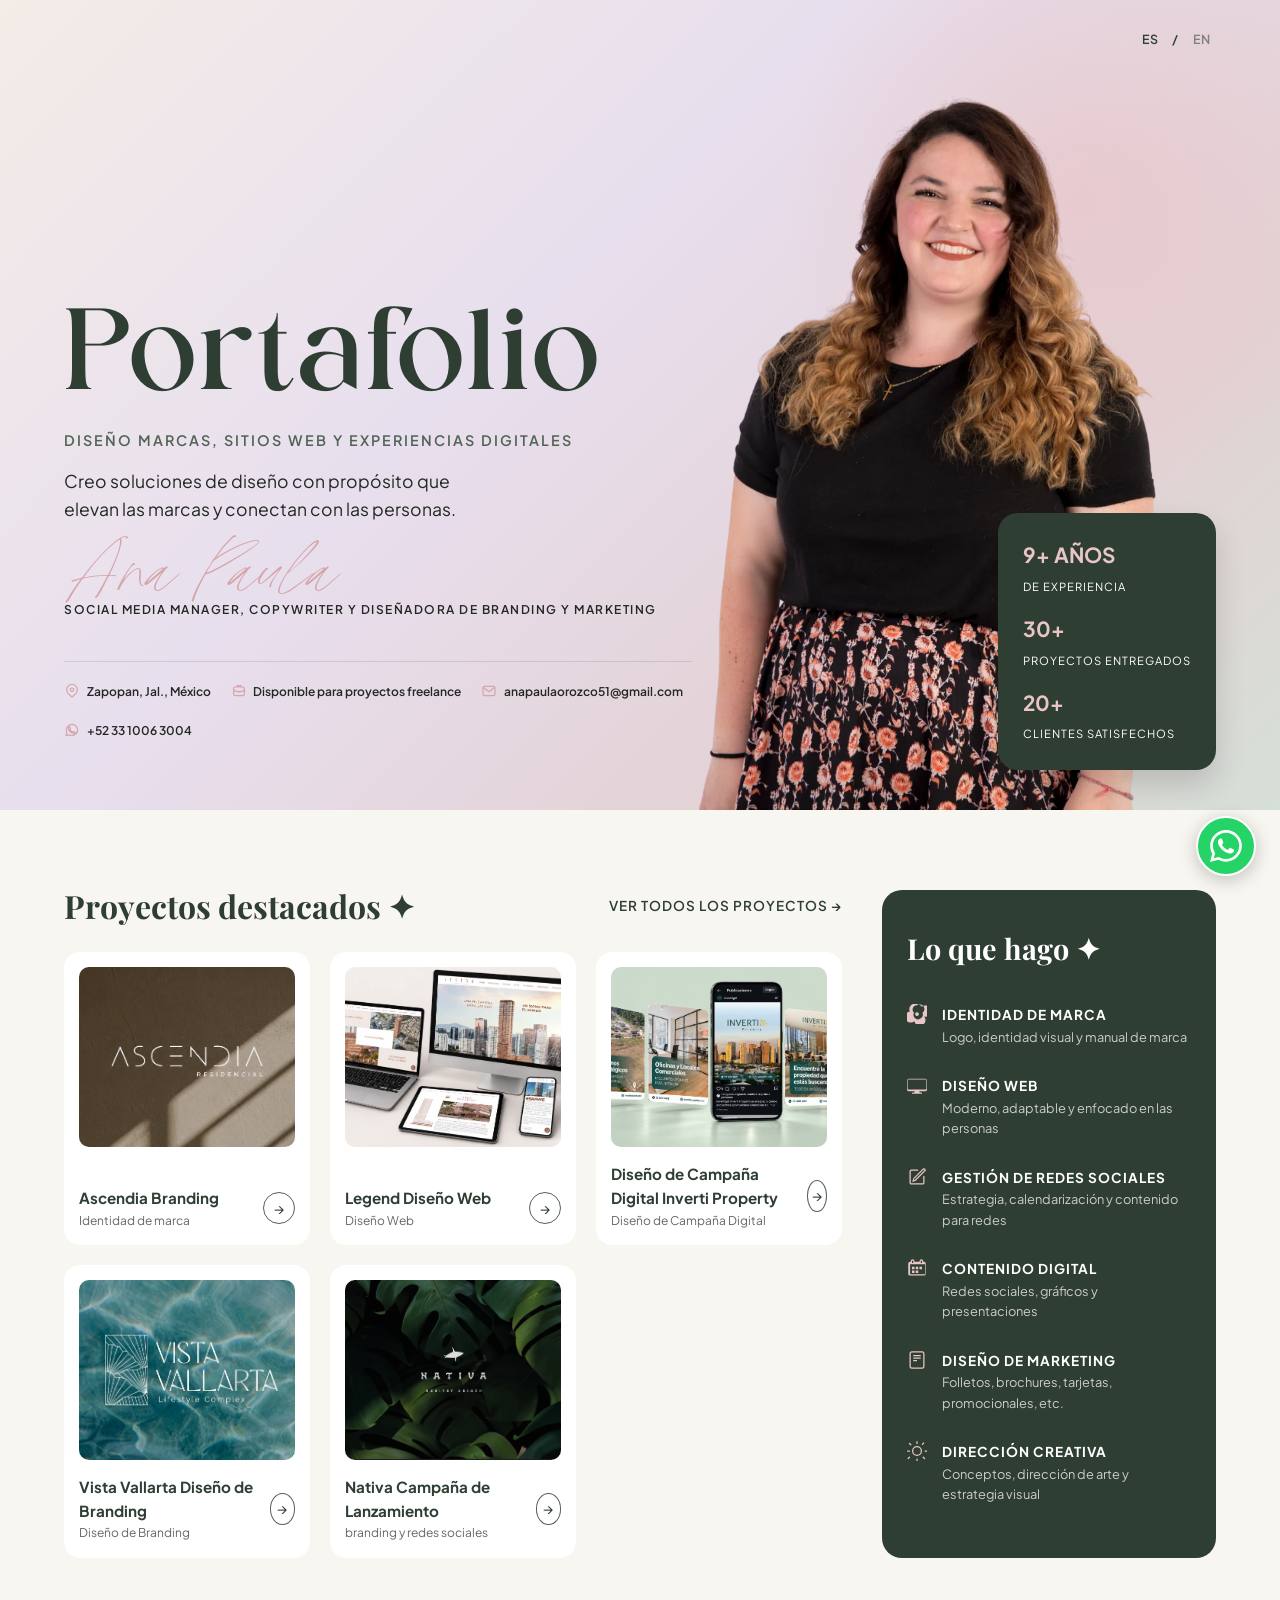
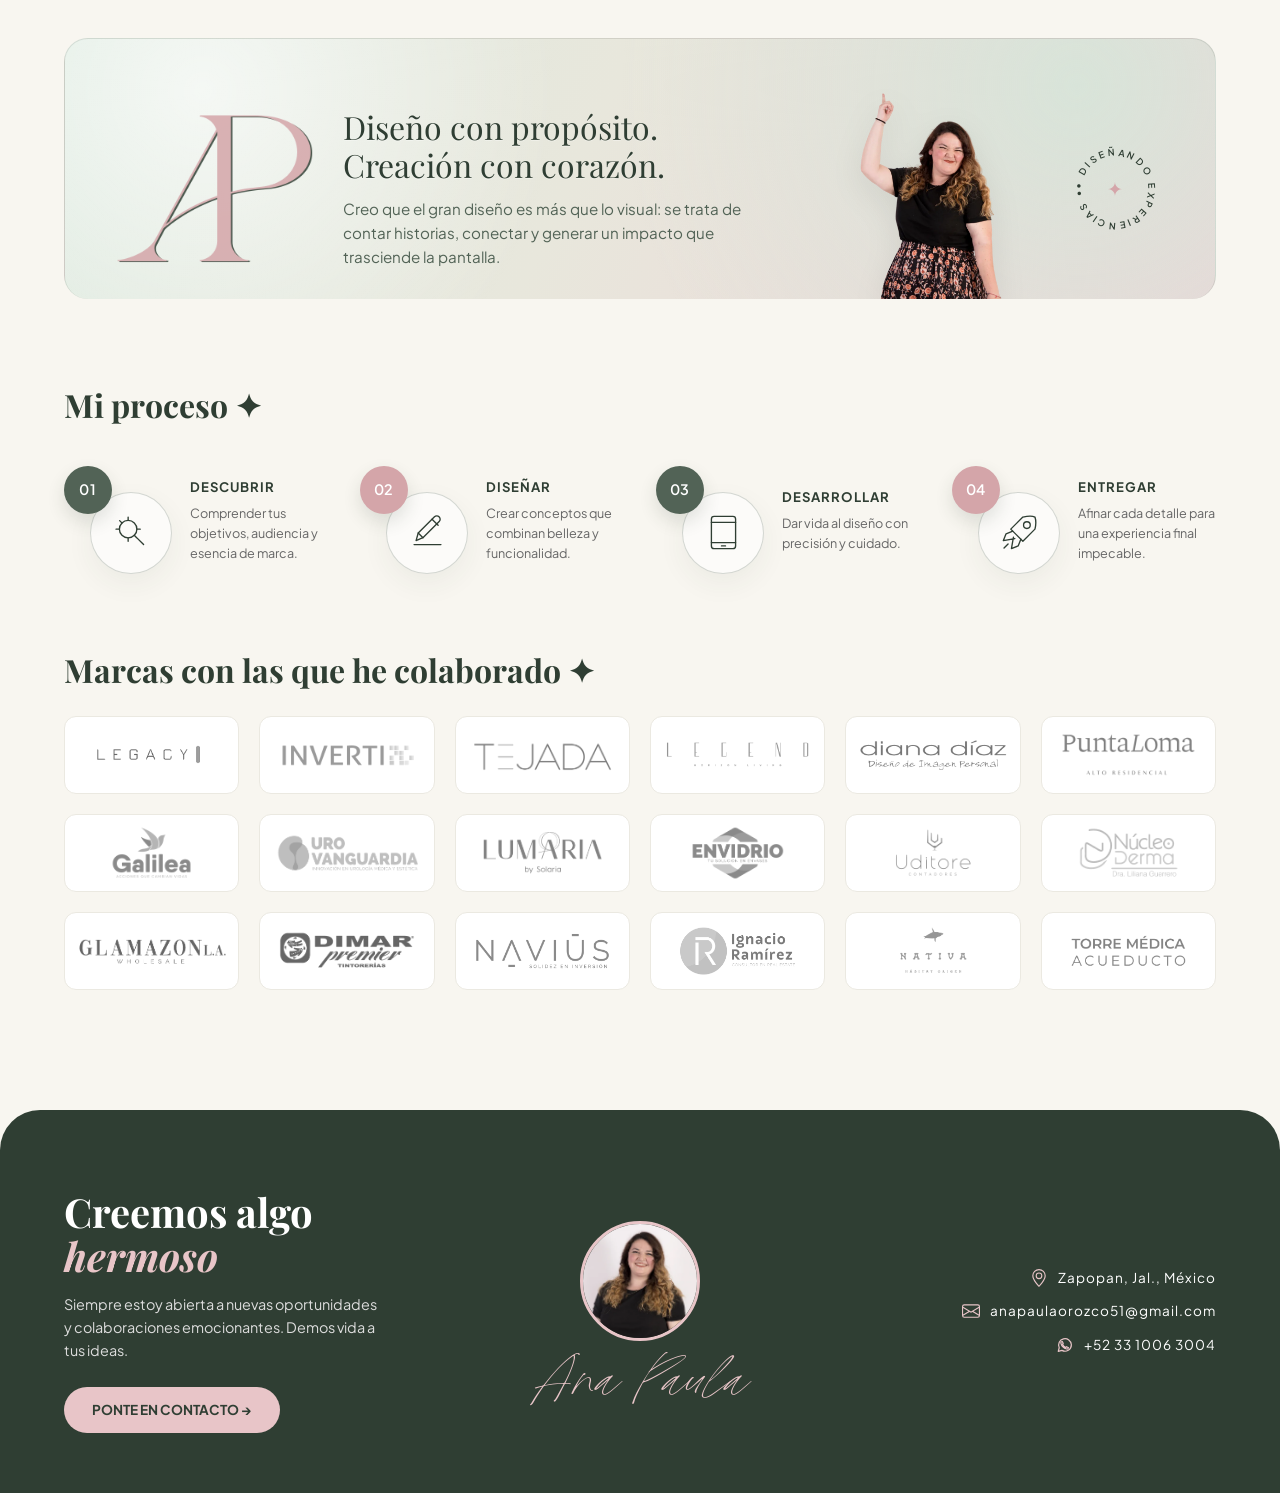
<file: index.html>
<!DOCTYPE html>
<html lang="es">
<head>
  <meta charset="UTF-8">
  <meta name="viewport" content="width=device-width, initial-scale=1.0">
  <title>Ana Paula | Portafolio Creativo</title>
  <meta name="description" content="Portafolio de Ana Paula: diseño de marcas, sitios web y experiencias digitales." data-i18n-content="metaDescription">
  <link rel="icon" type="image/png" sizes="64x64" href="AP-favicon.png">
  <link rel="stylesheet" href="style.css?v=hero-info-movil-1">
  <!-- Google Fonts para tipografía elegante -->
  <link rel="preconnect" href="https://fonts.googleapis.com">
  <link rel="preconnect" href="https://fonts.gstatic.com" crossorigin>
  <link href="https://fonts.googleapis.com/css2?family=DM+Serif+Display:ital@0;1&family=Mr+De+Haviland&family=Playfair+Display:ital,wght@0,600;0,700;1,400&family=Plus+Jakarta+Sans:wght@300;400;500;600&display=swap" rel="stylesheet">
</head>
<body>

  <!-- ================= HERO SECTION (Con degradado) ================= -->
  <header class="hero">
    <div class="hero-bg-glow"></div>
    <div class="language-switcher" aria-label="Selector de idioma">
      <button type="button" class="language-button is-active" data-language="es" aria-pressed="true">ES</button>
      <span aria-hidden="true">/</span>
      <button type="button" class="language-button" data-language="en" aria-pressed="false">EN</button>
    </div>
    <div class="container hero-content">
      
      <div class="hero-text">
          <h1 class="main-title" data-i18n="heroTitle">Portafolio</h1>
          <p class="subtitle" data-i18n="heroSubtitle">DISEÑO MARCAS, SITIOS WEB Y EXPERIENCIAS DIGITALES</p>
          <p class="description" data-i18n="heroDescription">Creo soluciones de diseño con propósito que elevan las marcas y conectan con las personas.</p>
        
        <div class="signature-block">
          <span class="signature">Ana Paula</span>
          <span class="role" data-i18n="heroRole">SOCIAL MEDIA MANAGER, COPYWRITER Y DISEÑADORA DE BRANDING Y MARKETING</span>
        </div>

        <div class="hero-info-bar">
          <div>
            <svg class="hero-info-icon" aria-hidden="true" viewBox="0 0 24 24"><path d="M20 10c0 5-8 11-8 11S4 15 4 10a8 8 0 1 1 16 0Z"/><circle cx="12" cy="10" r="2.5"/></svg>
            <span data-i18n="heroLocation">Zapopan, Jal., México</span>
          </div>
          <div>
            <svg class="hero-info-icon" aria-hidden="true" viewBox="0 0 24 24"><path d="M9 6V4h6v2M4 8.5A2.5 2.5 0 0 1 6.5 6h11A2.5 2.5 0 0 1 20 8.5v8a2.5 2.5 0 0 1-2.5 2.5h-11A2.5 2.5 0 0 1 4 16.5v-8Z"/><path d="M4 11c2.4 1.5 5.1 2.2 8 2.2s5.6-.7 8-2.2M10 13h4"/></svg>
            <span data-i18n="heroAvailability">Disponible para proyectos freelance</span>
          </div>
          <div>
            <svg class="hero-info-icon" aria-hidden="true" viewBox="0 0 24 24"><rect x="3" y="5" width="18" height="14" rx="2.5"/><path d="m4 7 8 6 8-6"/></svg>
            <span>anapaulaorozco51@gmail.com</span>
          </div>
          <a href="https://wa.me/523310063004" target="_blank" rel="noopener noreferrer" aria-label="WhatsApp: +52 33 1006 3004">
            <svg class="hero-info-icon" aria-hidden="true" viewBox="0 0 24 24"><path d="M20.5 11.7a8.5 8.5 0 0 1-12.6 7.5L3 20.5l1.3-4.8a8.5 8.5 0 1 1 16.2-4Z"/><path d="m8.4 7.3 1.3 2.6-1 1.1a8.1 8.1 0 0 0 4.3 4.3l1.1-1 2.6 1.3c-.4 1.5-1.2 2-2.5 1.7-3.8-.9-6.8-3.9-7.7-7.7-.3-1.3.2-2.1 1.9-2.3Z"/></svg>
            <span>+52 33 1006 3004</span>
          </a>
        </div>
      </div>

      <div class="hero-image-wrapper">
        <!-- Sustituye por tu foto sin fondo en formato PNG -->
        <img src="ana-paula-hero.webp" alt="Ana Paula" class="hero-img" width="1000" height="1218" fetchpriority="high">
        
        <div class="stats-card">
          <div class="stat-item">
            <strong data-i18n="statYears">9+ AÑOS</strong>
            <span data-i18n="statExperience">DE EXPERIENCIA</span>
          </div>
          <div class="stat-item">
            <strong>30+</strong>
            <span data-i18n="statProjects">PROYECTOS ENTREGADOS</span>
          </div>
          <div class="stat-item">
            <strong>20+</strong>
            <span data-i18n="statClients">CLIENTES SATISFECHOS</span>
          </div>
        </div>
      </div>

    </div>
  </header>

  <!-- ================= MAIN CONTENT (Fondo Crema) ================= -->
  <main class="main-content">
    <div class="container">

      <!-- ================= PORTAFOLIO & SERVICIOS ================= -->
      <section class="work-services-section">
        
        <!-- SECCIÓN DE TRABAJOS (2 filas x 3 columnas = 6 proyectos) -->
        <div class="work-column">
          <div class="section-header">
            <h2 class="compact-title" data-i18n="selectedWork">Proyectos destacados ✦</h2>
            <!-- Enlace a página secundaria con todos los proyectos -->
            <a href="proyectos.html" class="view-all" data-i18n="viewAll">VER TODOS LOS PROYECTOS →</a>
          </div>

          <div class="projects-grid">
            <!-- Proyecto 1 -->
            <article class="project-card">
              <div class="project-img"><img src="img/proyectos/ascendia/ascendia-01.webp" alt="Ascendia Residencial: identidad visual" loading="lazy" width="1023" height="1537"></div>
              <div class="project-info">
                <div>
                  <h3 data-i18n="projectTitleAscendia">Ascendia Branding</h3>
                  <p data-i18n="projectBrandIdentity">Identidad de marca</p>
                </div>
                <a href="proyectos.html" class="arrow-btn">→</a>
              </div>
            </article>

            <!-- Proyecto 2 -->
            <article class="project-card">
              <div class="project-img"><img src="img/proyectos/legend/legend-01.webp" alt="Legend: diseño web en computadora, tablet y celular" loading="lazy" width="1672" height="941"></div>
              <div class="project-info">
                <div>
                  <h3 data-i18n="projectTitleLegend">Legend Diseño Web</h3>
                  <p data-i18n="projectWebDesignOnly">Diseño Web</p>
                </div>
                <a href="proyectos.html" class="arrow-btn">→</a>
              </div>
            </article>

            <!-- Proyecto 3 -->
            <article class="project-card">
              <div class="project-img"><img src="img/proyectos/inverti-property/1.png" alt="Campaña digital de Inverti Property" loading="lazy"></div>
              <div class="project-info">
                <div>
                  <h3 data-i18n="projectTitleInverti">Diseño de Campaña Digital Inverti Property</h3>
                  <p data-i18n="projectDigitalCampaign">Diseño de Campaña Digital</p>
                </div>
                <a href="proyectos.html" class="arrow-btn">→</a>
              </div>
            </article>

            <!-- Proyecto 4 -->
            <article class="project-card">
              <div class="project-img"><img src="img/proyectos/vista-vallarta/vista-vallarta-01.webp" alt="Vista Vallarta: logotipo sobre agua turquesa" loading="lazy" width="926" height="1152"></div>
              <div class="project-info">
                <div>
                  <h3 data-i18n="projectTitleVistaVallarta">Vista Vallarta Diseño de Branding</h3>
                  <p data-i18n="projectBrandingDesign">Diseño de Branding</p>
                </div>
                <a href="proyectos.html" class="arrow-btn">→</a>
              </div>
            </article>

            <!-- Proyecto 5 -->
            <article class="project-card"><div class="project-img"><img src="img/proyectos/nativa/nativa-01.webp" alt="Nativa: identidad de marca sobre hojas tropicales" loading="lazy" width="1417" height="804"></div><div class="project-info"><div><h3 data-i18n="projectTitleNativa">Nativa Campaña de Lanzamiento</h3><p data-i18n="projectBrandingSocial">branding y redes sociales</p></div><a href="proyectos.html" class="arrow-btn" aria-label="Ver proyecto Nativa">→</a></div></article>

          </div>
        </div>

        <!-- SECCIÓN WHAT I DO -->
        <aside class="services-column">
          <div class="services-card">
            <h2 data-i18n="whatIDo">Lo que hago ✦</h2>
            <ul>
              <li>
                <svg class="icon" aria-hidden="true" viewBox="0 0 16 16"><path d="M8 0a4.5 4.5 0 0 1 3.88 2.22A4.5 4.5 0 1 1 13.78 10 4.5 4.5 0 1 1 5.9 13.78 4.5 4.5 0 1 1 2.22 5.9 4.5 4.5 0 0 1 8 0m0 1a3.5 3.5 0 0 0-2.37 6.08 3.5 3.5 0 0 0 4.74 4.74A3.5 3.5 0 0 0 12.37 7 3.5 3.5 0 0 0 8 1m0 5.5a1.5 1.5 0 1 1 0 3 1.5 1.5 0 0 1 0-3"/></svg>
                <div>
                  <strong data-i18n="serviceBrandTitle">IDENTIDAD DE MARCA</strong>
                  <p data-i18n="serviceBrandDescription">Logo, identidad visual y manual de marca</p>
                </div>
              </li>
              <li>
                <svg class="icon" aria-hidden="true" viewBox="0 0 16 16"><path d="M0 4.5A1.5 1.5 0 0 1 1.5 3h13A1.5 1.5 0 0 1 16 4.5v7a1.5 1.5 0 0 1-1.5 1.5H9.75l.5 1h1.25a.5.5 0 0 1 0 1h-7a.5.5 0 0 1 0-1h1.25l.5-1H1.5A1.5 1.5 0 0 1 0 11.5zm1-1a.5.5 0 0 0-.5.5v7a.5.5 0 0 0 .5.5h14a.5.5 0 0 0 .5-.5V4a.5.5 0 0 0-.5-.5z"/></svg>
                <div>
                  <strong data-i18n="serviceWebTitle">DISEÑO WEB</strong>
                  <p data-i18n="serviceWebDescription">Moderno, adaptable y enfocado en las personas</p>
                </div>
              </li>
              <li>
                <svg class="icon" aria-hidden="true" viewBox="0 0 16 16"><path d="M13.5 1a1.5 1.5 0 0 1 1.414 2L7 10.914 4.086 11.914 5.086 9 13 1.086A1.5 1.5 0 0 1 13.5 1m0 1a.5.5 0 0 0-.354.146L5.67 9.622l-.333.972.972-.333 7.476-7.476A.5.5 0 0 0 13.5 2M2 3.5A1.5 1.5 0 0 1 3.5 2h5a.5.5 0 0 1 0 1h-5a.5.5 0 0 0-.5.5v9a.5.5 0 0 0 .5.5h9a.5.5 0 0 0 .5-.5v-5a.5.5 0 0 1 1 0v5a1.5 1.5 0 0 1-1.5 1.5h-9A1.5 1.5 0 0 1 2 12.5z"/></svg>
                <div>
                  <strong data-i18n="serviceSocialTitle">GESTIÓN DE REDES SOCIALES</strong>
                  <p data-i18n="serviceSocialDescription">Estrategia, calendarización y contenido para redes</p>
                </div>
              </li>
              <li>
                <svg class="icon" aria-hidden="true" viewBox="0 0 16 16"><path d="M4.502 1a1.5 1.5 0 0 1 1.5 1.5v.5h4v-.5a1.5 1.5 0 0 1 3 0V3h.5a1.5 1.5 0 0 1 1.5 1.5v8a1.5 1.5 0 0 1-1.5 1.5h-11A1.5 1.5 0 0 1 1 12.5v-8A1.5 1.5 0 0 1 2.502 3h.5v-.5A1.5 1.5 0 0 1 4.502 1m0 1a.5.5 0 0 0-.5.5v1a.5.5 0 0 0 1 0v-1a.5.5 0 0 0-.5-.5m7 0a.5.5 0 0 0-.5.5v1a.5.5 0 0 0 1 0v-1a.5.5 0 0 0-.5-.5m-9 3v7.5a.5.5 0 0 0 .5.5h11a.5.5 0 0 0 .5-.5V5zM4 7h2v2H4zm3 0h2v2H7zm3 0h2v2h-2zm-6 3h2v2H4zm3 0h2v2H7z"/></svg>
                <div>
                  <strong data-i18n="serviceContentTitle">CONTENIDO DIGITAL</strong>
                  <p data-i18n="serviceContentDescription">Redes sociales, gráficos y presentaciones</p>
                </div>
              </li>
              <li>
                <svg class="icon" aria-hidden="true" viewBox="0 0 16 16"><path d="M4 1h8a2 2 0 0 1 2 2v10a2 2 0 0 1-2 2H4a2 2 0 0 1-2-2V3a2 2 0 0 1 2-2m0 1a1 1 0 0 0-1 1v10a1 1 0 0 0 1 1h8a1 1 0 0 0 1-1V3a1 1 0 0 0-1-1zm1 2h6v1H5zm0 2h6v1H5zm0 2h3v1H5z"/></svg>
                <div>
                  <strong data-i18n="serviceMarketingTitle">DISEÑO DE MARKETING</strong>
                  <p data-i18n="serviceMarketingDescription">Folletos, brochures, tarjetas, promocionales, etc.</p>
                </div>
              </li>
              <li>
                <svg class="icon" aria-hidden="true" viewBox="0 0 16 16"><path d="M8 0a.5.5 0 0 1 .5.5V2a.5.5 0 0 1-1 0V.5A.5.5 0 0 1 8 0m0 14a.5.5 0 0 1 .5.5V16a.5.5 0 0 1-1 0v-1.5A.5.5 0 0 1 8 14M1.636 1.636a.5.5 0 0 1 .707 0l1.06 1.06a.5.5 0 0 1-.707.708l-1.06-1.06a.5.5 0 0 1 0-.708m10.96 10.96a.5.5 0 0 1 .707 0l1.06 1.061a.5.5 0 0 1-.707.707l-1.06-1.06a.5.5 0 0 1 0-.708M0 8a.5.5 0 0 1 .5-.5H2a.5.5 0 0 1 0 1H.5A.5.5 0 0 1 0 8m14 0a.5.5 0 0 1 .5-.5H16a.5.5 0 0 1 0 1h-1.5A.5.5 0 0 1 14 8M2.343 12.596a.5.5 0 0 1 0 .707l-1.06 1.06a.5.5 0 0 1-.708-.707l1.06-1.06a.5.5 0 0 1 .708 0m11.314-11.314a.5.5 0 0 1 0 .707l-1.06 1.06a.5.5 0 1 1-.708-.707l1.06-1.06a.5.5 0 0 1 .708 0M8 4a4 4 0 1 1 0 8 4 4 0 0 1 0-8m0 1a3 3 0 1 0 0 6 3 3 0 0 0 0-6"/></svg>
                <div>
                  <strong data-i18n="serviceDirectionTitle">DIRECCIÓN CREATIVA</strong>
                  <p data-i18n="serviceDirectionDescription">Conceptos, dirección de arte y estrategia visual</p>
                </div>
              </li>
            </ul>
          </div>
        </aside>

      </section>
<!-- ================= BANNER / PHILOSOPHY SECTION ================= -->
<section class="banner-section">
  <div class="banner-container">
    
    <!-- Monograma AP grande -->
    <div class="banner-monogram">
       <img src="AP.png" alt="AP" width="220" height="180">
    </div>

    <!-- Frase y filosofía -->
    <div class="banner-text">
      <h3 data-i18n-html="bannerTitle">Diseño con propósito.<br>Creación con corazón.</h3>
      <p data-i18n="bannerDescription">Creo que el gran diseño es más que lo visual: se trata de contar historias, conectar y generar un impacto que trasciende la pantalla.</p>
    </div>

    <!-- Foto y sello decorativo -->
    <div class="banner-visual">
      <!-- Puedes usar la misma foto sin fondo del hero o una variante -->
       <img src="ana-paula-banner2.webp" alt="Ana Paula" class="banner-img" width="420" height="512" loading="lazy">
      
      <!-- Sello / Badge decorativo circular -->
      <div class="banner-badge">
        <svg class="stamp-svg" viewBox="0 0 120 120">
          <path id="circlePath" d="M 60, 60 m -40, 0 a 40,40 0 1,1 80,0 a 40,40 0 1,1 -80,0" fill="none"/>
          <text>
            <textPath href="#circlePath" startOffset="0%" textLength="251.2" lengthAdjust="spacing">
               • DISEÑANDO EXPERIENCIAS •
            </textPath>
          </text>
        </svg>
        <span class="badge-center-icon">✦</span>
      </div>
    </div>

  </div>
</section>
      <!-- ================= MY PROCESS ================= -->
      <section class="process-section" id="proceso">
        <h2 data-i18n="processTitle">Mi proceso ✦</h2>
        <div class="process-grid">
          <div class="process-step">
            <div class="step-visual">
              <span class="step-num">01</span>
              <span class="step-icon" aria-hidden="true">
                <svg viewBox="0 0 64 64"><circle cx="27" cy="27" r="13"/><path d="m37 37 13 13M27 9v5M27 40v5M9 27h5M40 27h5M14.3 14.3l3.6 3.6M36.1 36.1l3.6 3.6"/></svg>
              </span>
            </div>
            <div class="step-copy">
              <strong data-i18n="processDiscoverTitle">DESCUBRIR</strong>
              <p data-i18n="processDiscoverDescription">Comprender tus objetivos, audiencia y esencia de marca.</p>
            </div>
          </div>
          <div class="process-step">
            <div class="step-visual">
              <span class="step-num">02</span>
              <span class="step-icon" aria-hidden="true">
                <svg viewBox="0 0 64 64"><path d="m15 44 3.2-11.2L42.4 8.6a4.8 4.8 0 0 1 6.8 0l.2.2a4.8 4.8 0 0 1 0 6.8L25.2 39.8 15 44Z"/><path d="m38.8 12.2 9 9M18.2 32.8l7 7M12 50h40"/></svg>
              </span>
            </div>
            <div class="step-copy">
              <strong data-i18n="processDesignTitle">DISEÑAR</strong>
              <p data-i18n="processDesignDescription">Crear conceptos que combinan belleza y funcionalidad.</p>
            </div>
          </div>
          <div class="process-step">
            <div class="step-visual">
              <span class="step-num">03</span>
              <span class="step-icon" aria-hidden="true">
                <svg viewBox="0 0 64 64"><rect x="14" y="8" width="36" height="48" rx="4"/><path d="M14 17h36M14 47h36M29 52h6"/></svg>
              </span>
            </div>
            <div class="step-copy">
              <strong data-i18n="processDevelopTitle">DESARROLLAR</strong>
              <p data-i18n="processDevelopDescription">Dar vida al diseño con precisión y cuidado.</p>
            </div>
          </div>
          <div class="process-step">
            <div class="step-visual">
              <span class="step-num">04</span>
              <span class="step-icon" aria-hidden="true">
                <svg viewBox="0 0 64 64"><path d="M37 9c9-2 16-1 18 0 1 3 2 10 0 18L37 45 19 27 37 9Z"/><circle cx="43" cy="21" r="5"/><path d="m22 30-10 4-4 10 17-3M34 42l-4 10-10 4 3-17M15 49l-6 6"/></svg>
              </span>
            </div>
            <div class="step-copy">
              <strong data-i18n="processDeliverTitle">ENTREGAR</strong>
              <p data-i18n="processDeliverDescription">Afinar cada detalle para una experiencia final impecable.</p>
            </div>
          </div>
        </div>
      </section>

      <!-- ================= MARCAS COLABORADORAS (Logos reales) ================= -->
      <section class="brands-section">
        <h2 class="compact-title" data-i18n="brandsTitle">Marcas con las que he colaborado ✦</h2>
        <div class="brands-grid">
          <div class="brand-item"><img src="brands/legacy.png" alt="Legacy" loading="lazy" width="966" height="260"></div>
          <div class="brand-item"><img src="brands/inverti.png" alt="Inverti" loading="lazy" width="792" height="188"></div>
          <div class="brand-item"><img src="brands/tejada.png" alt="Tejada" loading="lazy" width="664" height="225"></div>
          <div class="brand-item"><img src="brands/legend.png" alt="LEGEND Horizon Living" loading="lazy" width="1000" height="200"></div>
          <div class="brand-item"><img src="brands/diana-diaz.png" alt="Diana Díaz - Diseño de Imagen Personal" loading="lazy" width="987" height="260"></div>
          <div class="brand-item"><img src="brands/puntaloma.png" alt="PuntaLoma Alto Residencial" loading="lazy" width="744" height="260"></div>
          <div class="brand-item"><img src="brands/galilea.png" alt="Galilea - Acciones que cambian vidas" loading="lazy" width="392" height="260"></div>
          <div class="brand-item"><img src="brands/uro-vanguardia.png" alt="URO Vanguardía - Innovación en Urología" loading="lazy" width="721" height="233"></div>
          <div class="brand-item"><img src="brands/lumaria.png" alt="LUMARIA by Solaria" loading="lazy" width="609" height="260"></div>
          <div class="brand-item"><img src="brands/envidrio.png" alt="Envidrio - Tu solución en envases" loading="lazy" width="438" height="260"></div>
          <div class="brand-item"><img src="brands/uditore.png" alt="Uditore Contadores" loading="lazy" width="404" height="260"></div>
          <div class="brand-item"><img src="brands/nucleo-derma.png" alt="Núcleo Derma - Dra. Liliana Guerrero" loading="lazy" width="481" height="260"></div>
          <div class="brand-item"><img src="brands/glamazon-la.png" alt="Glamazon L.A. Wholesale" loading="lazy" width="371" height="82"></div>
          <div class="brand-item"><img src="brands/dimar-premier.png" alt="Dimar Premier Tintorerías" loading="lazy" width="713" height="260"></div>
          <div class="brand-item"><img src="brands/navius.png" alt="Navius" loading="lazy" width="1000" height="401"></div>
          <div class="brand-item"><img src="brands/ignacio-ramirez.png" alt="Ignacio Ramírez — Consultor en Real Estate" loading="lazy" width="2048" height="873"></div>
          <div class="brand-item"><img src="brands/nativa.png" alt="Nativa — Hábitat Origen" loading="lazy" width="2048" height="1379"></div>
          <div class="brand-item"><img src="brands/torre-medica-acueducto.png" alt="Torre Médica Acueducto" loading="lazy" width="1890" height="698"></div>
        </div>
      </section>

    </div>
  </main>

  <!-- ================= FOOTER / CONTACTO ================= -->
  <footer class="footer">
    <div class="container footer-content">
      <div class="footer-cta">
        <h2 data-i18n-html="footerTitle">Creemos algo<br><span>hermoso</span></h2>
        <p data-i18n="footerDescription">Siempre estoy abierta a nuevas oportunidades y colaboraciones emocionantes. Demos vida a tus ideas.</p>
        <a href="https://wa.me/523310063004" class="btn-pink" data-i18n="contactButton" target="_blank" rel="noopener noreferrer">PONTE EN CONTACTO →</a>
      </div>

      <div class="footer-center">
        <div class="badge-wrapper">
          <img src="ana-paula-avatar2.webp" alt="Ana Paula" class="avatar-footer" width="240" height="240" loading="lazy">
        </div>
        <p class="signature-footer">Ana Paula</p>
      </div>

            <div class="footer-info"><p class="info-item"><svg xmlns="http://www.w3.org/2000/svg" width="16" height="16" fill="currentColor" viewBox="0 0 16 16">
  <path d="M12.166 8.94c-.524 1.062-1.234 2.12-1.96 3.07A32 32 0 0 1 8 14.58a32 32 0 0 1-2.206-2.57c-.726-.95-1.436-2.008-1.96-3.07C3.304 7.867 3 6.862 3 6a5 5 0 0 1 10 0c0 .862-.305 1.867-.834 2.94M8 16s6-5.686 6-10A6 6 0 0 0 2 6c0 4.314 6 10 6 10"/>
  <path d="M8 8a2 2 0 1 1 0-4 2 2 0 0 1 0 4m0 1a3 3 0 1 0 0-6 3 3 0 0 0 0 6"/>
</svg><span data-i18n="footerLocation">Zapopan, Jal., México</span></p><a class="info-item" href="mailto:anapaulaorozco51@gmail.com"><svg xmlns="http://www.w3.org/2000/svg" width="16" height="16" fill="currentColor" viewBox="0 0 16 16">
  <path d="M0 4a2 2 0 0 1 2-2h12a2 2 0 0 1 2 2v8a2 2 0 0 1-2 2H2a2 2 0 0 1-2-2zm2-1a1 1 0 0 0-1 1v.217l7 4.2 7-4.2V4a1 1 0 0 0-1-1zm13 2.383-4.708 2.825L15 11.105zm-.034 6.876-5.64-3.471L8 9.583l-1.326-.795-5.64 3.47A1 1 0 0 0 2 13h12a1 1 0 0 0 .966-.741M1 11.105l4.708-2.897L1 5.383z"/>
</svg><span>anapaulaorozco51@gmail.com</span></a><a class="info-item" href="https://wa.me/523310063004" target="_blank" rel="noopener" aria-label="WhatsApp: +52 33 1006 3004"><svg xmlns="http://www.w3.org/2000/svg" width="18" height="18" viewBox="0 0 24 24" fill="none" stroke="currentColor" stroke-width="1.6" stroke-linecap="round" stroke-linejoin="round" aria-hidden="true" focusable="false"><path d="M20.5 11.7a8.5 8.5 0 0 1-12.6 7.5L3 20.5l1.3-4.8a8.5 8.5 0 1 1 16.2-4Z"/><path d="m8.4 7.3 1.3 2.6-1 1.1a8.1 8.1 0 0 0 4.3 4.3l1.1-1 2.6 1.3c-.4 1.5-1.2 2-2.5 1.7-3.8-.9-6.8-3.9-7.7-7.7-.3-1.3.2-2.1 1.9-2.3Z"/></svg><span>+52 33 1006 3004</span></a></div>
    </div>
  </footer>

  <a class="whatsapp-float" id="whatsapp-float" href="https://wa.me/523310063004" target="_blank" rel="noopener noreferrer" aria-label="WhatsApp: +52 33 1006 3004" title="WhatsApp: +52 33 1006 3004">
    <img src="icons/whatsapp.svg" width="32" height="32" alt="" aria-hidden="true">
  </a>

  <script src="script.js?v=nativa-2"></script>
</body>
</html>
</file>
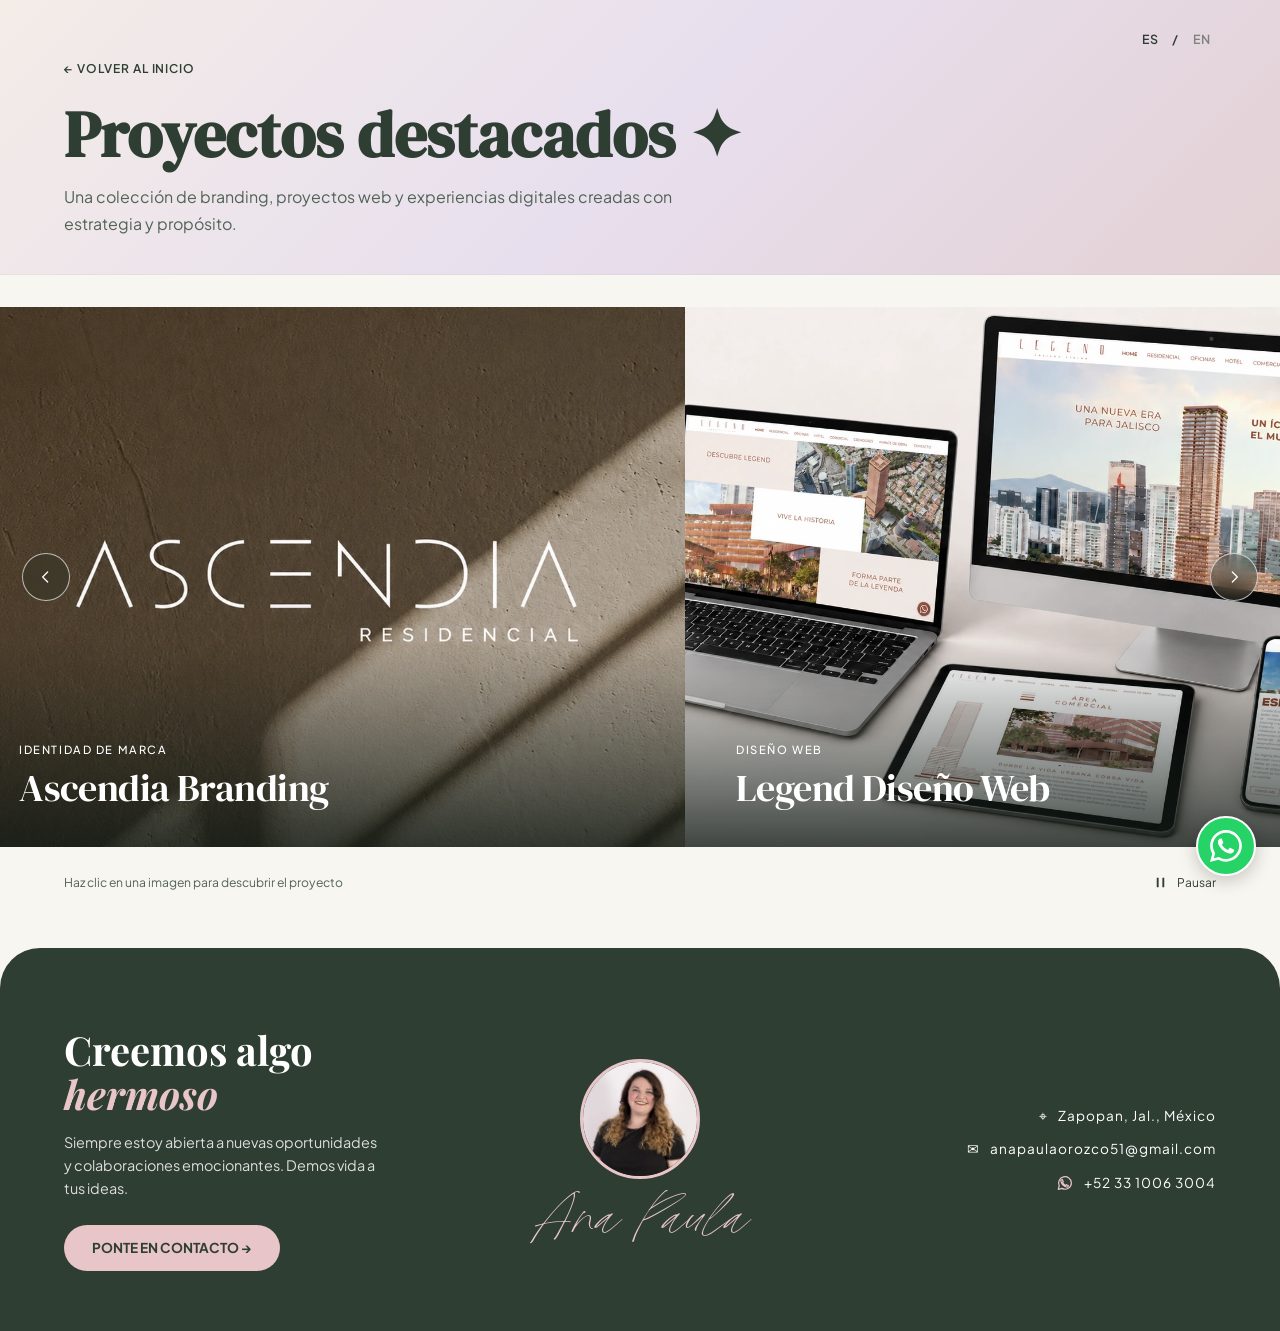
<file: proyectos.html>
<!DOCTYPE html>
<html lang="es">
<head>
  <meta charset="UTF-8">
  <meta name="viewport" content="width=device-width, initial-scale=1.0">
  <title>Proyectos | Ana Paula Studio</title>
  <meta name="description" content="Proyectos seleccionados de Ana Paula: branding, diseño web, contenido digital y marketing." data-i18n-content="metaDescription">
  <link rel="icon" type="image/png" sizes="64x64" href="AP-favicon.png">
  <link rel="stylesheet" href="style.css?v=projects-fonts-restored-2">
  <link rel="preconnect" href="https://fonts.googleapis.com">
  <link rel="preconnect" href="https://fonts.gstatic.com" crossorigin>
  <link href="https://fonts.googleapis.com/css2?family=DM+Serif+Display:ital@0;1&family=Mr+De+Haviland&family=Playfair+Display:ital,wght@0,600;0,700;1,400&family=Plus+Jakarta+Sans:wght@300;400;500;600&display=swap" rel="stylesheet">
  <style>
    /* Tipografías originales de la página de proyectos. */
    body[data-page="projects"] {
      --font-display: 'DM Serif Display', serif;
      --font-serif: 'Playfair Display', serif;
    }
    .page-header { position:relative; padding:54px 0 36px; background:linear-gradient(135deg,#F3ECE7 0%,#E8DFEE 50%,#E3D1D4 100%); border-bottom:1px solid rgba(47,62,51,.06); }
    .back-link { display:inline-flex; margin-bottom:22px; color:var(--olive-dark); font-size:.75rem; font-weight:600; letter-spacing:.08em; text-decoration:none; transition:transform .2s; }
    .back-link:hover { transform:translateX(-4px); }
    .page-title { margin-bottom:14px; color:var(--olive-dark); font-family:var(--font-display); font-size:clamp(2.8rem,5vw,4.3rem); line-height:1.08; }
    .page-subtitle { max-width:660px; color:var(--olive-sage); font-size:1rem; line-height:1.7; }
    .main-content { padding:32px 0 48px; }
    .project-showcase { width:100%; }
    .carousel-stage { position:relative; background:var(--olive-dark); }
    #projects-carousel { width:100%; overflow:hidden; touch-action:pan-y pinch-zoom; }
    .carousel-track { display:flex; width:100%; gap:0; will-change:transform; }
    #projects-carousel .project-card { flex:0 0 56%; min-width:0; margin:0; padding:0; border:0; border-radius:0; background:transparent; opacity:1; transform:none; box-shadow:none; transition:none; }
    .project-open { display:block; position:relative; width:100%; padding:0; border:0; background:transparent; color:white; font:inherit; text-align:left; cursor:pointer; user-select:none; -webkit-user-select:none; -webkit-tap-highlight-color:transparent; }
    #projects-carousel .project-img { height:clamp(410px,60vh,640px); margin:0; border-radius:0; }
    #projects-carousel .project-img img { display:block; width:100%; height:100%; object-fit:cover; pointer-events:none; transition:transform .8s cubic-bezier(.2,.7,.3,1); }
    #projects-carousel .project-info { position:absolute; inset:auto 0 0; display:block; padding:100px clamp(28px,4vw,64px) 38px; background:linear-gradient(transparent,rgba(14,23,18,.78)); pointer-events:none; }
    #projects-carousel .project-info > div { display:flex; flex-direction:column-reverse; gap:8px; }
    #projects-carousel .project-info h3 { color:#fff; font-family:var(--font-display); font-weight:400; font-size:clamp(1.65rem,3vw,2.8rem); line-height:1.1; letter-spacing:-.015em; }
    #projects-carousel .project-info p { color:#fff; font-size:.7rem; font-weight:500; letter-spacing:.14em; text-transform:uppercase; }
    .project-open:focus-visible { outline:3px solid var(--pink-dusty); outline-offset:-5px; }
    @media(hover:hover) {
      .project-open:hover .project-img img { transform:scale(1.025); }
    }
    .carousel-arrow { position:absolute; z-index:2; top:50%; display:grid; place-items:center; width:48px; height:48px; transform:translateY(-50%); border:1px solid rgba(255,255,255,.65); border-radius:50%; background:rgba(34,47,38,.3); color:white; backdrop-filter:blur(10px); cursor:pointer; transition:background .2s,color .2s; }
    .carousel-arrow svg { width:20px; height:20px; fill:none; stroke:currentColor; stroke-width:1.5; stroke-linecap:round; stroke-linejoin:round; }
    .carousel-arrow:hover { background:var(--bg-cream); color:var(--olive-dark); }
    #projects-prev { left:22px; }
    #projects-next { right:22px; }
    .carousel-meta { display:flex; align-items:center; justify-content:space-between; gap:20px; max-width:1280px; margin:auto; padding:18px 5% 0; color:var(--olive-sage); }
    .carousel-hint { font-size:.76rem; }
    #projects-play { display:inline-flex; align-items:center; gap:9px; padding:8px 0 8px 16px; border:0; background:transparent; color:var(--olive-dark); font:inherit; font-size:.75rem; cursor:pointer; white-space:nowrap; }
    #projects-play svg { width:15px; height:15px; fill:currentColor; }
    .project-dialog { margin:auto; padding:0; width:min(1100px,94vw); height:min(800px,88vh); height:min(800px,88dvh); max-width:none; max-height:none; border:0; border-radius:18px; background:var(--bg-cream); color:var(--text-dark); overflow:hidden; box-shadow:0 24px 90px #0004; }
    .project-dialog::backdrop { background:rgba(24,32,27,.75); backdrop-filter:blur(5px); }
    .project-dialog-layout { display:grid; grid-template-columns:1fr 1.2fr; height:100%; min-height:0; }
    .project-copy { padding:64px 40px 40px; overflow-y:auto; }
    .project-copy h2 { font-family:var(--font-display); font-size:clamp(1.8rem,3vw,3rem); line-height:1.1; overflow-wrap:anywhere; margin:16px 0 24px; }
    .project-copy p { color:var(--olive-sage); white-space:pre-line; }
    .project-website { margin-top:24px; }
    .project-website[hidden] { display:none; }
    .project-website:focus-visible { outline:2px solid var(--olive-dark); outline-offset:4px; }
    .project-eyebrow { font-size:.75rem; letter-spacing:.12em; text-transform:uppercase; }
    .project-gallery { min-height:0; overflow-y:auto; overscroll-behavior:contain; padding:0; background:#ece8e1; scrollbar-gutter:auto; }
    .project-gallery figure { margin:0; padding:0; border:0; }
    .project-gallery img { display:block; width:100%; height:auto; margin:0; border:0; border-radius:0; }
    .image-placeholder { min-height:270px; height:28vh; display:grid; place-items:center; border:0; border-radius:0; background:linear-gradient(135deg,#e1e6de,#eedbdb); color:var(--olive-sage); font-size:.9rem; }
    .project-close { position:absolute; right:12px; top:12px; z-index:2; display:grid; place-items:center; width:46px; height:46px; border:1px solid var(--olive-sage); border-radius:50%; background:var(--bg-cream); color:var(--olive-dark); font-size:24px; cursor:pointer; }
    body.project-is-open { overflow:hidden; }
    @media(max-width:640px) {
      .page-header { padding:60px 0 28px; }
      .back-link { margin-bottom:20px; font-size:.7rem; }
      .page-title { font-size:clamp(2.5rem,10vw,3.2rem); max-width:12ch; }
      .page-subtitle { font-size:.9rem; }
      .main-content { padding:20px 0 32px; }
      #projects-carousel .project-card { flex-basis:88%; }
      #projects-carousel .project-img { height:480px; height:clamp(380px,62svh,530px); }
      #projects-carousel .project-info { padding:100px 24px 30px; }
      #projects-carousel .project-info h3 { font-size:1.85rem; }
      #projects-carousel .project-info p { font-size:.64rem; letter-spacing:.09em; }
      .carousel-arrow { width:42px; height:42px; }
      #projects-prev { left:12px; }
      #projects-next { right:12px; }
      .carousel-meta { gap:10px; padding-top:12px; }
      .carousel-hint { font-size:.68rem; max-width:25ch; }
      #projects-play { font-size:.7rem; }
      .project-dialog { width:96vw; height:94vh; height:94dvh; }
      .project-dialog-layout { grid-template-columns:1fr; grid-template-rows:auto minmax(0,1fr); }
      .project-copy { padding:28px 60px 20px 24px; max-height:32dvh; }
      .project-copy h2 { font-size:1.7rem; margin:8px 0 12px; }
      .project-gallery { padding:0; }
      .image-placeholder { min-height:220px; }
    }
    @media(prefers-reduced-motion:reduce) { .carousel-track { will-change:auto; } }
  </style>
</head>
<body data-page="projects">
  <header class="page-header">
    <div class="language-switcher" aria-label="Selector de idioma">
      <button type="button" class="language-button is-active" data-language="es" aria-pressed="true">ES</button><span aria-hidden="true">/</span>
      <button type="button" class="language-button" data-language="en" aria-pressed="false">EN</button>
    </div>
    <div class="container">
      <a href="index.html" class="back-link" data-i18n="backHome">← VOLVER AL INICIO</a>
      <h1 class="page-title" data-i18n="selectedWork">Proyectos destacados ✦</h1>
      <p class="page-subtitle" data-i18n="projectsSubtitle">Una colección de branding, proyectos web y experiencias digitales creadas con estrategia y propósito.</p>
    </div>
  </header>

  <main class="main-content">
    <section class="project-showcase" aria-label="Proyectos seleccionados">
      <div class="carousel-stage">
        <div id="projects-carousel" role="region" aria-label="Proyectos" tabindex="0">
          <div class="carousel-track">
<article class="project-card"><button type="button" class="project-open" data-project="0" aria-haspopup="dialog"><div class="project-img"><img src="img/proyectos/ascendia/ascendia-01.webp" alt="Ascendia Residencial: identidad visual" loading="eager" decoding="async" draggable="false" width="1023" height="1537"></div><div class="project-info"><div><h3 data-i18n="projectTitleAscendia">Ascendia Branding</h3><p data-i18n="projectBrandIdentity">Identidad de marca</p></div></div></button></article>
<article class="project-card"><button type="button" class="project-open" data-project="1" aria-haspopup="dialog"><div class="project-img"><img src="img/proyectos/legend/legend-01.webp" alt="Legend: diseño web en computadora, tablet y celular" loading="eager" decoding="async" draggable="false" width="1672" height="941"></div><div class="project-info"><div><h3 data-i18n="projectTitleLegend">Legend Diseño Web</h3><p data-i18n="projectWebDesignOnly">Diseño Web</p></div></div></button></article>
<article class="project-card"><button type="button" class="project-open" data-project="2" aria-haspopup="dialog"><div class="project-img"><img src="img/proyectos/inverti-property/1.png" alt="Campaña digital de Inverti Property" loading="eager" decoding="async" draggable="false"></div><div class="project-info"><div><h3 data-i18n="projectTitleInverti">Diseño de Campaña Digital Inverti Property</h3><p data-i18n="projectDigitalCampaign">Diseño de Campaña Digital</p></div></div></button></article>
<article class="project-card"><button type="button" class="project-open" data-project="3" aria-haspopup="dialog"><div class="project-img"><img src="img/proyectos/vista-vallarta/vista-vallarta-01.webp" alt="Vista Vallarta: logotipo sobre agua turquesa" loading="eager" decoding="async" draggable="false" width="926" height="1152"></div><div class="project-info"><div><h3 data-i18n="projectTitleVistaVallarta">Vista Vallarta Diseño de Branding</h3><p data-i18n="projectBrandingDesign">Diseño de Branding</p></div></div></button></article>
<article class="project-card"><button type="button" class="project-open" data-project="4" aria-haspopup="dialog"><div class="project-img"><img src="img/proyectos/nativa/nativa-01.webp" alt="Nativa: identidad de marca sobre hojas tropicales" loading="lazy" width="1417" height="804"></div><div class="project-info"><div><h3 data-i18n="projectTitleNativa">Nativa Campaña de Lanzamiento</h3><p data-i18n="projectBrandingSocial">branding y redes sociales</p></div></div></button></article>
          </div>
        </div>
        <button type="button" class="carousel-arrow" id="projects-prev" aria-label="Proyectos anteriores"><svg viewBox="0 0 24 24" aria-hidden="true"><path d="m14 6-6 6 6 6"/></svg></button>
        <button type="button" class="carousel-arrow" id="projects-next" aria-label="Proyectos siguientes"><svg viewBox="0 0 24 24" aria-hidden="true"><path d="m10 6 6 6-6 6"/></svg></button>
      </div>
      <div class="carousel-meta">
        <p class="carousel-hint" id="carousel-hint">Haz clic en una imagen para descubrir el proyecto</p>
        <button type="button" id="projects-play" aria-label="Pausar carrusel"><svg viewBox="0 0 16 16" aria-hidden="true"><path d="M4 3h2v10H4zm6 0h2v10h-2z"/></svg><span>Pausar</span></button>
      </div>
    </section>
  </main>

  <footer class="footer">
    <div class="container footer-content">
      <div class="footer-cta">
        <h2 data-i18n-html="footerTitle">Creemos algo<br><span>hermoso</span></h2>
        <p data-i18n="footerDescription">Siempre estoy abierta a nuevas oportunidades y colaboraciones emocionantes. Demos vida a tus ideas.</p>
        <a href="https://wa.me/523310063004" class="btn-pink" data-i18n="contactButton" target="_blank" rel="noopener noreferrer">PONTE EN CONTACTO →</a>
      </div>
       <div class="footer-center"><img src="ana-paula-avatar2.webp" alt="Ana Paula" class="avatar-footer" width="240" height="240" loading="lazy"><p class="signature-footer">Ana Paula</p></div>
      <div class="footer-info">
        <p class="info-item"><span aria-hidden="true">⌖</span><span data-i18n="footerLocation">Zapopan, Jal., México</span></p>
        <a class="info-item" href="mailto:anapaulaorozco51@gmail.com"><span aria-hidden="true">✉</span><span>anapaulaorozco51@gmail.com</span></a>
        <a class="info-item" href="https://wa.me/523310063004" target="_blank" rel="noopener" aria-label="WhatsApp: +52 33 1006 3004"><svg xmlns="http://www.w3.org/2000/svg" width="18" height="18" viewBox="0 0 24 24" fill="none" stroke="currentColor" stroke-width="1.6" stroke-linecap="round" stroke-linejoin="round" aria-hidden="true" focusable="false"><path d="M20.5 11.7a8.5 8.5 0 0 1-12.6 7.5L3 20.5l1.3-4.8a8.5 8.5 0 1 1 16.2-4Z"/><path d="m8.4 7.3 1.3 2.6-1 1.1a8.1 8.1 0 0 0 4.3 4.3l1.1-1 2.6 1.3c-.4 1.5-1.2 2-2.5 1.7-3.8-.9-6.8-3.9-7.7-7.7-.3-1.3.2-2.1 1.9-2.3Z"/></svg><span>+52 33 1006 3004</span></a>
      </div>
    </div>
  </footer>
  <dialog class="project-dialog" id="project-dialog" aria-labelledby="project-title" aria-describedby="project-description">
    <button type="button" class="project-close" id="project-close" aria-label="Cerrar proyecto" autofocus>×</button>
    <div class="project-dialog-layout">
      <div class="project-copy">
        <p class="project-eyebrow" id="project-eyebrow">Proyecto seleccionado</p>
        <h2 id="project-title"></h2>
        <p id="project-description"></p>
        <a class="btn-pink project-website" id="project-website" target="_blank" rel="noopener noreferrer" hidden>Conoce la página</a>
      </div>
      <div class="project-gallery" id="project-gallery" tabindex="0" role="region" aria-label="Imágenes del proyecto"></div>
    </div>
  </dialog>
  <a class="whatsapp-float" id="whatsapp-float" href="https://wa.me/523310063004" target="_blank" rel="noopener noreferrer" aria-label="WhatsApp: +52 33 1006 3004" title="WhatsApp: +52 33 1006 3004">
    <img src="icons/whatsapp.svg" width="32" height="32" alt="" aria-hidden="true">
  </a>

  <script src="script.js?v=nativa-2"></script>
  <script>
(() => {
  // Agregar las rutas de las imágenes aquí, en el orden de la galería.
  // Cada cadena vacía mantiene un espacio provisional, sin solicitar archivos rotos.
  // Las descripciones pueden escribirse por proyecto en español e inglés.
  const projects = [
    {"images":["img/proyectos/ascendia/ascendia-01.webp","img/proyectos/ascendia/ascendia-02.webp","img/proyectos/ascendia/ascendia-03.webp","img/proyectos/ascendia/ascendia-04.webp","img/proyectos/ascendia/ascendia-05.webp","img/proyectos/ascendia/ascendia-06.webp"],"imageSizes":[[1023,1537],[1200,1200],[922,1152],[2048,1902],[842,1264],[1024,1024]],"imageAlts":{"es":["Logotipo de Ascendia Residencial sobre una pared texturizada","Paleta de colores de Ascendia Residencial","Tarjetas de presentación de Ascendia Residencial","Diseño de brochure de Ascendia Residencial","Papelería y sobre de Ascendia Residencial","Aplicaciones de la marca Ascendia Residencial en redes sociales"],"en":["Ascendia Residencial logo on a textured wall","Ascendia Residencial color palette","Ascendia Residencial business cards","Ascendia Residencial brochure design","Ascendia Residencial stationery and envelope","Ascendia Residencial brand applications for social media"]},"description":{"es":"Diseñé la identidad de Ascendia para un desarrollo residencial de tres torres en Ciudad Granja, dentro del Área Metropolitana de Guadalajara. El objetivo fue crear una marca minimalista con personalidad propia, capaz de transmitir sofisticación, exclusividad y un estilo de vida contemporáneo.\n\nEl nombre nace de la palabra «ascender» y evoca el crecimiento vertical de las torres, así como la aspiración de avanzar hacia nuevas etapas. El proyecto incluyó también la creación de los nombres de cada torre, construyendo una identidad compartida para el desarrollo.\n\nLa propuesta visual combina líneas depuradas con una paleta inspirada en la naturaleza: verdes, tonos tierra y matices crema que aportan calidez, equilibrio y elegancia. Este lenguaje se extiende a la papelería, los materiales comerciales y la comunicación digital de la marca.\n\nAscendia busca conectar con quienes valoran el diseño, la calidad y una ubicación que permite disfrutar de la ciudad, tanto para establecer su hogar como para invertir en un patrimonio.","en":"I designed the identity for Ascendia, a three-tower residential development in Ciudad Granja, within the Guadalajara Metropolitan Area. The goal was to create a minimalist brand with a personality of its own, conveying sophistication, exclusivity and a contemporary lifestyle.\n\nThe name comes from the Spanish word “ascender,” meaning “to ascend,” and evokes the vertical growth of the towers as well as the aspiration to move forward into new stages of life. The project also included naming each tower, building a shared identity for the development.\n\nThe visual concept combines clean lines with a nature-inspired palette: greens, earth tones and shades of cream that bring warmth, balance and elegance. This visual language extends to the brand’s stationery, marketing materials and digital communication.\n\nAscendia seeks to connect with people who value design, quality and a location that lets them enjoy city life, whether they are establishing a home or investing in property."}},
    {"images":["img/proyectos/legend/legend-01.webp","img/proyectos/legend/legend-02.webp","img/proyectos/legend/legend-03.webp"],"imageSizes":[[1672,941],[1536,1024],[1586,992]],"imageAlts":{"es":["Diseño web de Legend en computadora, laptop, tablet y celular","Composición de páginas y secciones del sitio web de Legend","Diseño adaptable de Legend con sus secciones y versiones para distintos dispositivos"],"en":["Legend web design on desktop, laptop, tablet and mobile","A composition of pages and sections from the Legend website","Legend responsive design with website sections and layouts for different devices"]},"description":{"es":"El diseño web de **Legend Tower** fue desarrollado como una extensión digital de la identidad, la visión y la dimensión de uno de los proyectos inmobiliarios más ambiciosos de Jalisco.\n\nUbicado en **Distrito Andares, Zapopan, Jalisco**, Legend reúne en un mismo desarrollo residencias, oficinas, espacios comerciales y un hotel, creando un proyecto de gran escala que busca convertirse en un nuevo referente arquitectónico y urbano para la ciudad.\n\nDesde el inicio, el reto no consistía únicamente en diseñar una página visualmente atractiva. Era necesario crear una experiencia digital capaz de **contar la historia detrás de Legend**, explicar el propósito de cada decisión y transmitir la magnitud del proyecto, sus valores y el nivel de quienes participan en su desarrollo.\n\nLa arquitectura, el diseño, la ubicación, los materiales y cada una de las áreas que conforman Legend tienen una razón de ser. Por ello, la página fue concebida alrededor de un **storytelling cuidadosamente estructurado**, llevando al usuario desde el origen del proyecto hasta sus diferentes propuestas de vida, trabajo, entretenimiento y hospitalidad.\n\nUno de los elementos centrales de esta narrativa fue presentar a los distintos protagonistas que hacen posible Legend. Entre ellos destaca **SOM (Skidmore, Owings & Merrill)**, uno de los despachos de arquitectura más reconocidos del mundo y responsable de proyectos icónicos como el Burj Khalifa en Dubái. También se integraron los diferentes participantes y colaboradores que forman parte de la concepción y desarrollo del proyecto.\n\nLa experiencia digital se estructuró en torno a las cuatro grandes áreas de Legend: **residencias, oficinas, comercio y hotel**, otorgando a cada una una narrativa y personalidad propias, de acuerdo con sus diferentes públicos y propuestas de valor.\n\nVisualmente, el sitio buscó encontrar un equilibrio entre **lujo, sofisticación y carácter**. La paleta inspirada en los tonos terracota y las tierras rojas de Jalisco se convirtió en un recurso fundamental para conectar el proyecto con su origen, mientras que la composición, la tipografía, las imágenes y los elementos dinámicos aportaron una sensación contemporánea, exclusiva y distintiva.\n\nCada sección fue pensada para que el usuario no solamente conociera Legend, sino que pudiera **entenderlo, recorrerlo y descubrir el porqué detrás de cada una de sus decisiones**.\n\nEl resultado fue una experiencia web original, dinámica y cuidadosamente construida para estar a la altura de la dimensión del proyecto: un espacio digital que no solo presenta una torre, sino que **construye y comunica el universo de Legend**.\n\nEl proyecto fue recibido con gran entusiasmo por parte de los involucrados en el desarrollo, quienes quedaron especialmente satisfechos con la propuesta visual y la manera en que la plataforma logró representar la esencia, exclusividad y visión de Legend.","en":"The web design for **Legend Tower** was developed as a digital extension of the identity, vision and scale of one of Jalisco’s most ambitious real estate projects.\n\nLocated in **Distrito Andares, Zapopan, Jalisco**, Legend brings together residences, offices, retail spaces and a hotel in a single large-scale development that seeks to become a new architectural and urban landmark for the city.\n\nFrom the outset, the challenge went beyond designing a visually attractive website. It required a digital experience capable of **telling the story behind Legend**, explaining the purpose of each decision and conveying the project’s scale, values and the caliber of those involved in its development.\n\nThe architecture, design, location, materials and each of Legend’s different areas have a reason for being. The website was therefore conceived around **carefully structured storytelling**, guiding users from the project’s origins to its different proposals for living, working, entertainment and hospitality.\n\nA central element of this narrative was introducing the different people and organizations that make Legend possible. Among them is **SOM (Skidmore, Owings & Merrill)**, one of the world’s most renowned architecture firms and the practice behind iconic projects such as the Burj Khalifa in Dubai. The website also introduced the other participants and collaborators involved in the project’s conception and development.\n\nThe digital experience was structured around Legend’s four main areas: **residences, offices, retail and hotel**, giving each its own narrative and personality in line with its different audiences and value propositions.\n\nVisually, the website sought a balance between **luxury, sophistication and character**. A palette inspired by terracotta tones and Jalisco’s red earth became a key element in connecting the project to its origins, while the composition, typography, imagery and dynamic elements conveyed a contemporary, exclusive and distinctive feel.\n\nEach section was designed to help users not only get to know Legend, but also **understand it, explore it and discover the reasoning behind each of its decisions**.\n\nThe result was an original, dynamic and carefully crafted web experience that matched the scale of the project: a digital space that does more than present a tower—it **builds and communicates the world of Legend**.\n\nThe project was received with great enthusiasm by those involved in the development, who were particularly pleased with the visual concept and the way the platform captured Legend’s essence, exclusivity and vision."},"website":"https://legendtower.com.mx/"},
    {"images":["img/proyectos/inverti-property/1.png","img/proyectos/inverti-property/2.jpg","img/proyectos/inverti-property/3.png","img/proyectos/inverti-property/4.png","img/proyectos/inverti-property/5.png","img/proyectos/inverti-property/web-mockup.webp"],"imageAlts":{"es":["Diseño de campaña digital de Inverti Property — imagen 1","Diseño de campaña digital de Inverti Property — imagen 2","Diseño de campaña digital de Inverti Property — imagen 3","Diseño de campaña digital de Inverti Property — imagen 4","Diseño de campaña digital de Inverti Property — imagen 5","Mockup del sitio web de Inverti Property con catálogo de propiedades y terrenos"],"en":["Inverti Property digital campaign design — image 1","Inverti Property digital campaign design — image 2","Inverti Property digital campaign design — image 3","Inverti Property digital campaign design — image 4","Inverti Property digital campaign design — image 5","Inverti Property website mockup with property and land listings"]},"description":{"es":"Para el lanzamiento de Inverti Property se desarrolló una campaña de comunicación integral enfocada en presentar la nueva plataforma inmobiliaria, generar reconocimiento de marca y dirigir tráfico hacia su sitio web.\n\nEl principal reto consistió en comunicar de manera clara y atractiva la propuesta de valor de Inverti Property: un espacio donde las personas pueden encontrar oportunidades inmobiliarias seleccionadas bajo criterios estratégicos y con respaldo profesional, incluyendo terrenos, departamentos, oficinas y locales comerciales.\n\nA partir de este concepto se desarrolló una línea visual y narrativa para comunicar el lanzamiento en diferentes puntos de contacto digitales. La campaña contempló piezas para redes sociales, 2 mailings y 2 piezas gráficas diseñadas específicamente para distribución vía WhatsApp, buscando mantener una comunicación consistente en cada formato y facilitar el acercamiento de clientes potenciales a la plataforma.\n\nLa estrategia de contenido se construyó alrededor de diferentes mensajes para presentar la marca desde distintas perspectivas: desde la posibilidad de encontrar nuevas oportunidades inmobiliarias hasta el valor de contar con análisis, experiencia y respaldo profesional al momento de tomar una decisión de inversión.\n\nEl resultado fue una campaña de lanzamiento diseñada para dar visibilidad a Inverti Property, construir una primera percepción de marca y convertir el interés generado en visitas al sitio web y solicitudes de información.","en":"For the launch of Inverti Property, an integrated communication campaign was developed to introduce the new real estate platform, build brand awareness and drive traffic to its website.\n\nThe main challenge was to communicate Inverti Property’s value proposition clearly and attractively: a place where people can find real estate opportunities selected according to strategic criteria and backed by professional expertise, including land, apartments, offices and retail spaces.\n\nBuilding on this concept, a visual and narrative direction was developed to communicate the launch across different digital touchpoints. The campaign included social media assets, 2 email campaigns and 2 graphics designed specifically for distribution via WhatsApp, aiming to maintain consistent communication across formats and help potential clients connect with the platform.\n\nThe content strategy was built around different messages to introduce the brand from several perspectives: from the possibility of finding new real estate opportunities to the value of analysis, experience and professional support when making an investment decision.\n\nThe result was a launch campaign designed to raise the visibility of Inverti Property, establish an initial brand impression and turn the interest generated into website visits and requests for information."},"website":"https://invertiproperty.com/","websiteLabel":{"es":"Conoce la web de Inverti Property","en":"Visit the Inverti Property website"}},
    {"images":["img/proyectos/vista-vallarta/vista-vallarta-01.webp","img/proyectos/vista-vallarta/vista-vallarta-02.webp","img/proyectos/vista-vallarta/vista-vallarta-03.webp","img/proyectos/vista-vallarta/vista-vallarta-04.webp","img/proyectos/vista-vallarta/vista-vallarta-05.webp","img/proyectos/vista-vallarta/vista-vallarta-06.webp","img/proyectos/vista-vallarta/vista-vallarta-07.webp"],"imageSizes":[[926,1152],[1200,1200],[896,1176],[1264,842],[1209,864],[1374,2048],[1979,2048]],"imageAlts":{"es":["Vista Vallarta: logotipo sobre agua turquesa","Vista Vallarta: paleta de colores de la marca","Vista Vallarta: diseño de tarjetas de presentación","Vista Vallarta: aplicación del logotipo en fachada","Vista Vallarta: aplicación publicitaria en escaparate","Vista Vallarta: bolsa y gorra con la identidad de marca","Vista Vallarta: kit de bienvenida y empaques de marca"],"en":["Vista Vallarta: logo over turquoise water","Vista Vallarta: brand color palette","Vista Vallarta: business card design","Vista Vallarta: logo applied to a building facade","Vista Vallarta: storefront advertising application","Vista Vallarta: branded tote bag and cap","Vista Vallarta: branded welcome kit and packaging"]},"description":{"es":"El proyecto de branding para Vista Vallarta nació con el objetivo de construir la identidad visual de un nuevo desarrollo residencial y de estilo de vida ubicado en las cercanías de Puerto Vallarta, pensado como un espacio donde la naturaleza, el confort y la sofisticación conviven en un mismo entorno.\n\nDesde su concepción, Vista Vallarta fue planteado como un desarrollo de gran escala que integraría viviendas y departamentos, además de una amplia variedad de servicios, espacios comerciales, entretenimiento y amenidades deportivas, como golf, pádel y tenis. La propuesta buscaba representar no solamente un lugar para vivir, sino todo un estilo de vida asociado con el bienestar, la exclusividad y la cercanía con el entorno natural.\n\nLa primera etapa del proyecto se concentró en el desarrollo de su identidad gráfica, teniendo como pieza central la creación del logotipo y, particularmente, del isotipo.\n\nEl isotipo fue desarrollado a partir de una exploración de formas orgánicas inspiradas en conchas marinas, arrecifes y corales, elementos presentes en el ecosistema del océano y que hacen referencia a la proximidad del desarrollo con Puerto Vallarta y el paisaje costero de la región.\n\nEstas formas fueron reinterpretadas de manera abstracta para construir un símbolo contemporáneo y distintivo, capaz de transmitir la conexión con el mar y la naturaleza sin perder la sensación de sofisticación, exclusividad y elegancia que buscaba proyectar el desarrollo.\n\nUno de los objetivos a futuro era que esta identidad pudiera convertirse en la base de un sistema de marca escalable, capaz de adaptarse a las distintas necesidades del proyecto y, eventualmente, dar origen a submarcas asociadas con las diferentes áreas, servicios y experiencias que conformarían Vista Vallarta.\n\nEl resultado fue una identidad visual concebida desde sus primeras etapas para representar una nueva forma de vivir el entorno de Puerto Vallarta: un estilo de vida donde la naturaleza y la vida costera se encuentran con el confort, el deporte y la sofisticación.","en":"The branding project for Vista Vallarta began with the aim of creating the visual identity for a new residential and lifestyle development near Puerto Vallarta, envisioned as a place where nature, comfort and sophistication coexist.\n\nFrom its inception, Vista Vallarta was conceived as a large-scale development that would bring together houses and apartments, along with a wide range of services, retail spaces, entertainment and sports amenities, including golf, padel and tennis. The concept sought to represent more than a place to live: an entire lifestyle associated with well-being, exclusivity and a close connection to the natural surroundings.\n\nThe first phase of the project focused on developing its visual identity, with the creation of the logo—and particularly its symbol—at the heart of the process.\n\nThe symbol was developed through an exploration of organic shapes inspired by seashells, reefs and corals: elements of the ocean ecosystem that reference the development’s proximity to Puerto Vallarta and the region’s coastal landscape.\n\nThese shapes were reinterpreted abstractly to create a contemporary, distinctive symbol that could convey a connection to the sea and nature while retaining the sense of sophistication, exclusivity and elegance the development sought to project.\n\nOne of the long-term goals was for this identity to become the foundation of a scalable brand system, capable of adapting to the project’s different needs and eventually giving rise to sub-brands associated with the various areas, services and experiences that would make up Vista Vallarta.\n\nThe result was a visual identity conceived from its earliest stages to represent a new way of experiencing the surroundings of Puerto Vallarta: a lifestyle where nature and coastal living meet comfort, sport and sophistication."}},
    {"images":["img/proyectos/nativa/nativa-01.webp","img/proyectos/nativa/nativa-02.webp","img/proyectos/nativa/nativa-03.webp","img/proyectos/nativa/nativa-04.webp","img/proyectos/nativa/nativa-05.webp","img/proyectos/nativa/nativa-07.webp","img/proyectos/nativa/nativa-redes.webp"],"imageSizes":[[1417,804],[2000,1333],[2000,1333],[2000,1389],[2000,1500],[2048,1365],[1122,1402]],"imageAlts":{"es":["Identidad visual de Nativa sobre hojas tropicales","Tarjetas de presentación de Nativa","Valla publicitaria de Nativa","Diseño editorial de Nativa en revista","Folders de Nativa","Hoja membretada de Nativa","Diseño de redes sociales de Nativa con publicaciones de Instagram"],"en":["Nativa visual identity on tropical leaves","Nativa business cards","Nativa billboard","Nativa magazine editorial design","Nativa presentation folders","Nativa letterhead","Nativa social media design with Instagram posts"]},"description":{"es":"La campaña de lanzamiento de Nativa se desarrolló para comunicar la esencia de un proyecto residencial vinculado con la naturaleza y la vida en Puerto Vallarta. Su propuesta invita a regresar a lo esencial: disfrutar de la tranquilidad de un entorno selvático, encontrar equilibrio en la vida cotidiana y mantener una conexión con la cultura y las experiencias del destino.\n\nA partir del logotipo y el isotipo existentes, el trabajo se centró en desarrollar y aplicar el resto de la identidad visual de la marca en distintos materiales de comunicación. El objetivo fue construir una presencia reconocible y alineada con la serenidad y la cercanía con la naturaleza que definen a Nativa.\n\nEl proyecto incluyó el diseño de brochure, publicidad para vallas y revistas, tarjetas de presentación, carpetas, hojas membretadas, piezas para redes sociales y firmas electrónicas. Cada aplicación se adaptó a las necesidades de su formato, manteniendo un lenguaje visual compartido entre los medios impresos y digitales.\n\nLa dirección gráfica retomó el universo tropical de Nativa mediante referencias a la vegetación, tonos naturales y composiciones que transmiten calma. El resultado fue una familia de materiales para acompañar el lanzamiento y presentar de forma consistente tanto el desarrollo como el estilo de vida que propone.","en":"Nativa’s launch campaign was developed to communicate the essence of a residential project connected to nature and life in Puerto Vallarta. Its concept invites people to return to what matters: enjoy the tranquillity of a jungle setting, find balance in everyday life and stay connected to the destination’s culture and experiences.\n\nBuilding on the existing logo and brand symbol, the work focused on developing and applying the rest of the brand’s visual identity across its communication materials. The aim was to create a recognisable presence aligned with the serenity and connection to nature that define Nativa.\n\nThe project included brochure design, billboard and magazine advertising, business cards, presentation folders, letterheads, social media graphics and email signatures. Each application was adapted to its format while maintaining a shared visual language across print and digital media.\n\nThe art direction drew on Nativa’s tropical world through references to vegetation, natural colours and compositions that convey calm. The result was a family of materials designed to support the launch and consistently present both the development and its proposed lifestyle."}}
  ];
  const carousel = document.getElementById('projects-carousel');
  const prev = document.getElementById('projects-prev');
  const next = document.getElementById('projects-next');
  const dialog = document.getElementById('project-dialog');
  const gallery = document.getElementById('project-gallery');
  const close = document.getElementById('project-close');
  const whatsappFloat = document.getElementById('whatsapp-float');
  const projectWebsite = document.getElementById('project-website');
  let opener;
  const english = () => document.documentElement.lang === 'en';
  const play = document.getElementById('projects-play');
  const track = carousel.querySelector('.carousel-track');
  const reducedMotion = matchMedia('(prefers-reduced-motion: reduce)');
  const originals = [...track.querySelectorAll('.project-card')];
  let paused = reducedMotion.matches;
  let hovered = false;
  let keyboardFocus = false;
  let manualUntil = 0;
  let previousTime = 0;
  let offset = 0;
  let cycle = 0;
  let step = 0;
  let tween = null;
  let pointer = null;
  let ignoreClickUntil = 0;
  // Duplicamos una vuelta completa para enlazar el final con el principio.
  originals.forEach(card => {
    const copy = card.cloneNode(true);
    copy.setAttribute('aria-hidden', 'true');
    copy.querySelector('button').tabIndex = -1;
    track.append(copy);
  });
  const wrap = value => cycle ? ((value % cycle) + cycle) % cycle : 0;
  function draw() {
    offset = wrap(offset);
    track.style.transform = 'translate3d(' + (-offset) + 'px,0,0)';
  }
  function measure() {
    const oldStep = step;
    step = originals[0].getBoundingClientRect().width;
    cycle = step * originals.length;
    if (oldStep) offset = offset / oldStep * step;
    tween = null;
    draw();
  }
  function updateControls() {
    const label = english() ? (paused ? 'Play' : 'Pause') : (paused ? 'Reproducir' : 'Pausar');
    play.querySelector('span').textContent = label;
    play.querySelector('path').setAttribute('d', paused ? 'M4 2l10 6-10 6z' : 'M4 3h2v10H4zm6 0h2v10h-2z');
    play.setAttribute('aria-label', english()
      ? (paused ? 'Play carousel' : 'Pause carousel')
      : (paused ? 'Reproducir carrusel' : 'Pausar carrusel'));
  }
  function move(direction) {
    if (!step || tween) return;
    manualUntil = performance.now() + 3500;
    if (reducedMotion.matches) {
      offset += direction * step;
      draw();
    } else {
      tween = { from:offset, to:offset + direction * step, start:performance.now() };
    }
  }
  prev.addEventListener('click', () => move(-1));
  next.addEventListener('click', () => move(1));
  play.addEventListener('click', () => { paused = !paused; updateControls(); });
  reducedMotion.addEventListener('change', () => {
    paused = reducedMotion.matches;
    tween = null;
    updateControls();
  });
  const stage = carousel.parentElement;
  stage.addEventListener('pointerenter', event => { if (event.pointerType === 'mouse') hovered = true; });
  stage.addEventListener('pointerleave', () => { hovered = false; });
  carousel.addEventListener('focusin', event => {
    keyboardFocus = event.target.matches(':focus-visible');
    if (!keyboardFocus) return;
    const button = event.target.closest('.project-open');
    if (button) {
      offset = Number(button.dataset.project) * step;
      tween = null;
      draw();
      // El transform gestiona la posición; evitamos el desplazamiento nativo al enfocar.
      carousel.scrollLeft = 0;
    }
  });
  carousel.addEventListener('focusout', event => {
    if (!carousel.contains(event.relatedTarget)) keyboardFocus = false;
  });
  carousel.addEventListener('pointerdown', event => {
    if (event.button !== 0) return;
    keyboardFocus = false;
    tween = null;
    pointer = { id:event.pointerId, x:event.clientX, y:event.clientY, from:offset, dragging:false };
  });
  carousel.addEventListener('pointermove', event => {
    if (!pointer || event.pointerId !== pointer.id) return;
    const dx = event.clientX - pointer.x;
    const dy = event.clientY - pointer.y;
    if (!pointer.dragging && Math.abs(dx) > 8 && Math.abs(dx) > Math.abs(dy)) {
      pointer.dragging = true;
      carousel.setPointerCapture(event.pointerId);
    }
    if (pointer.dragging) {
      offset = pointer.from - dx;
      draw();
    }
  });
  function release(event) {
    if (!pointer || event.pointerId !== pointer.id) return;
    if (pointer.dragging) ignoreClickUntil = performance.now() + 500;
    if (carousel.hasPointerCapture(event.pointerId)) carousel.releasePointerCapture(event.pointerId);
    pointer = null;
    manualUntil = performance.now() + 3000;
  }
  window.addEventListener('pointerup', release);
  window.addEventListener('pointercancel', release);
  carousel.addEventListener('click', event => {
    if (performance.now() < ignoreClickUntil) { event.preventDefault(); event.stopImmediatePropagation(); }
  }, true);
  carousel.addEventListener('wheel', event => {
    const delta = Math.abs(event.deltaX) > Math.abs(event.deltaY) ? event.deltaX : event.shiftKey ? event.deltaY : 0;
    if (!delta) return;
    event.preventDefault();
    tween = null;
    offset += delta;
    draw();
    manualUntil = performance.now() + 3000;
  }, {passive:false});
  carousel.addEventListener('keydown', event => {
    if (event.key === 'ArrowRight' || event.key === 'ArrowLeft') {
      event.preventDefault(); move(event.key === 'ArrowRight' ? 1 : -1);
    }
  });
  function animate(time) {
    const elapsed = previousTime ? Math.min(time - previousTime, 60) : 0;
    previousTime = time;
    if (tween && !dialog.open && !document.hidden) {
      const progress = Math.min((time - tween.start) / 650, 1);
      offset = tween.from + (tween.to - tween.from) * (1 - Math.pow(1 - progress, 3));
      draw();
      if (progress === 1) tween = null;
    } else if (!paused && !hovered && !pointer && !keyboardFocus && !dialog.open &&
        !document.hidden && time > manualUntil) {
      offset += elapsed * 28 / 1000;
      draw();
    }
    requestAnimationFrame(animate);
  }
  window.addEventListener('resize', measure);
  document.addEventListener('visibilitychange', () => { previousTime = 0; });
  measure();
  requestAnimationFrame(animate);
  document.querySelectorAll('.project-open').forEach(button => {
    button.addEventListener('click', () => {
      opener = button;
      const project = projects[Number(button.dataset.project)];
      projectWebsite.dataset.labelEs = project.websiteLabel?.es || 'Conoce la página';
      projectWebsite.dataset.labelEn = project.websiteLabel?.en || 'Visit the website';
      projectWebsite.textContent = english() ? projectWebsite.dataset.labelEn : projectWebsite.dataset.labelEs;
      projectWebsite.hidden = !project.website;
      if (project.website) projectWebsite.href = project.website;
      else projectWebsite.removeAttribute('href');
      const titleElement = button.querySelector('h3');
      const title = titleElement.textContent;
      const dialogTitle = document.getElementById('project-title');
      dialogTitle.dataset.i18n = titleElement.dataset.i18n;
      dialogTitle.textContent = title;
      const description = project.description[english() ? 'en' : 'es'] || button.querySelector('p').textContent;
      const descriptionElement = document.getElementById('project-description');
      descriptionElement.replaceChildren();
      // Conserva los énfasis del texto sin interpretar HTML.
      description.split(/(\*\*[\s\S]+?\*\*)/g).forEach(part => {
        if (part.startsWith('**') && part.endsWith('**')) {
          const emphasis = document.createElement('strong');
          emphasis.textContent = part.slice(2, -2);
          descriptionElement.append(emphasis);
        } else {
          descriptionElement.append(document.createTextNode(part));
        }
      });
      gallery.replaceChildren();
      project.images.forEach((src, index) => {
        const figure = document.createElement('figure');
        const placeholder = () => {
          const box = document.createElement('div');
          box.className = 'image-placeholder';
          box.textContent = (english() ? 'Image ' : 'Imagen ') + (index + 1);
          figure.replaceChildren(box);
        };
        if (src) {
          const img = document.createElement('img');
          img.alt = project.imageAlts?.[english() ? 'en' : 'es']?.[index] ||
            title + ' — ' + (english() ? 'Image ' : 'Imagen ') + (index + 1);
          if (project.imageSizes?.[index]) {
            [img.width, img.height] = project.imageSizes[index];
          }
          img.decoding = 'async';
          img.loading = index < 2 ? 'eager' : 'lazy';
          img.addEventListener('error', placeholder, {once:true});
          img.src = src;
          figure.append(img);
        } else placeholder();
        gallery.append(figure);
      });
      document.body.classList.add('project-is-open');
      // Mantiene el acceso a WhatsApp dentro de la capa modal.
      dialog.append(whatsappFloat);
      dialog.showModal();
      gallery.scrollTop = 0;
      dialog.querySelector('.project-copy').scrollTop = 0;
      close.focus();
    });
  });
  close.addEventListener('click', () => dialog.close());
  dialog.addEventListener('click', event => {
    const bounds = dialog.getBoundingClientRect();
    if (event.target === dialog && (event.clientX < bounds.left || event.clientX > bounds.right ||
      event.clientY < bounds.top || event.clientY > bounds.bottom)) dialog.close();
  });
  dialog.addEventListener('close', () => {
    document.body.append(whatsappFloat);
    document.body.classList.remove('project-is-open');
    opener?.focus({preventScroll:true});
  });
  function translateControls() {
    const en = english();
    projectWebsite.textContent = en ? (projectWebsite.dataset.labelEn || 'Visit the website') : (projectWebsite.dataset.labelEs || 'Conoce la página');
    prev.setAttribute('aria-label', en ? 'Previous projects' : 'Proyectos anteriores');
    next.setAttribute('aria-label', en ? 'Next projects' : 'Proyectos siguientes');
    carousel.setAttribute('aria-label', en ? 'Projects' : 'Proyectos');
    close.setAttribute('aria-label', en ? 'Close project' : 'Cerrar proyecto');
    gallery.setAttribute('aria-label', en ? 'Project images' : 'Imágenes del proyecto');
    document.getElementById('project-eyebrow').textContent = en ? 'Selected project' : 'Proyecto seleccionado';
    document.getElementById('carousel-hint').textContent = en ? 'Select an image to discover the project' : 'Haz clic en una imagen para descubrir el proyecto';
    updateControls();
  }
  new MutationObserver(translateControls).observe(document.documentElement, {attributes:true, attributeFilter:['lang']});
  translateControls();
  updateControls();
})();
</script>
</body>
</html>
</file>
<file: style.css>
@font-face {
  font-family: 'Cralika';
  src: url('fonts/cralika.otf') format('opentype');
  font-style: normal;
  font-weight: 400;
  font-display: swap;
}

@font-face {
  font-family: 'NathingStill';
  src: url('fonts/NathingStill-Regular-BF6a75776225450.ttf') format('truetype');
  font-style: normal;
  font-weight: 400;
  font-display: swap;
}

:root {
  --bg-cream: #F8F6F0;
  --olive-dark: #2F3E33;
  --olive-sage: #526356;
  --pink-dusty: #E8C5C8;
  --pink-accent: #D4A5A9;
  --text-dark: #232824;
  --white: #FFFFFF;
  --font-serif: 'Playfair Display', serif;
  --font-display: 'DM Serif Display', serif;
  --font-signature: 'NathingStill', cursive;
  --font-sans: 'Plus Jakarta Sans', sans-serif;
}

* {
  box-sizing: border-box;
  margin: 0;
  padding: 0;
}

body {
  font-family: var(--font-sans);
  background-color: var(--bg-cream);
  color: var(--text-dark);
  line-height: 1.6;
  overflow-x: hidden;
}

.container {
  max-width: 1280px;
  margin: 0 auto;
  padding: 0 5%;
}

/* ================= HERO DEGRADADO ================= */
.hero {
  position: relative;
  min-height: 90vh;
  display: flex;
  align-items: stretch;
  padding: 60px 0 0 0;
  overflow: hidden;
  background: linear-gradient(135deg, #F3ECE7 0%, #E8DFEE 40%, #E3D1D4 75%, #D6DFD8 100%);
}

.hero-bg-glow {
  position: absolute;
  top: -100px;
  right: -100px;
  width: 600px;
  height: 600px;
  background: radial-gradient(circle, rgba(232, 197, 200, 0.7) 0%, rgba(255,255,255,0) 70%);
  z-index: 1;
}

.hero-content {
  position: relative;
  z-index: 2;
  display: grid;
  grid-template-columns: 1.2fr 1fr;
  align-items: stretch;
  width: 100%;
  height: 100%;
}

.hero-text {
  align-self: flex-end;
  padding-bottom: 40px;
}

.main-title {
  letter-spacing: 0.04em;
  font-family: 'Cralika', serif;
  font-size: clamp(4rem, 9vw, 8rem);
  font-weight: 400;
  color: var(--olive-dark);
  line-height: 0.9;
  margin-bottom: 20px;
}

.subtitle {
  font-weight: 600;
  letter-spacing: 2px;
  color: var(--olive-sage);
  margin-bottom: 15px;
  font-size: 0.9rem;
}

.description {
  max-width: 420px;
  font-size: 1.1rem;
  margin-bottom: 30px;
}

.signature-block {
  margin-bottom: 40px;
}

.signature {
  font-family: var(--font-signature);
  font-size: 4rem;
  font-weight: 400;
  line-height: 0.65;
  color: var(--pink-accent);
  display: block;
}

.role {
  font-size: 0.75rem;
  letter-spacing: 1.5px;
  font-weight: 600;
}

.hero-info-bar {
  display: flex;
  flex-wrap: wrap;
  gap: 20px;
  font-size: 0.75rem;
  font-weight: 600;
  border-top: 1px solid rgba(0,0,0,0.1);
  padding-top: 20px;
  margin-bottom: 30px;
}

.hero-info-bar > div,
.hero-info-bar > a {
  display: inline-flex;
  align-items: center;
  gap: 0.42rem;
}

.hero-info-bar > a {
  color: inherit;
  text-decoration: none;
  white-space: nowrap;
}

.hero-info-bar > a:hover {
  text-decoration: underline;
  text-underline-offset: 3px;
}

.hero-info-icon {
  width: 1rem;
  height: 1rem;
  flex: 0 0 1rem;
  fill: none;
  stroke: var(--pink-accent);
  stroke-width: 1.8;
  stroke-linecap: round;
  stroke-linejoin: round;
}

.hero-image-wrapper {
  position: relative;
  display: flex;
  justify-content: center;
  height: calc(90vh - 60px);
}

.hero-img {
  width: 100%;
  height: 100%;
  object-fit: cover;
  object-position: center;
  display: block;
  z-index: 2;
}

.stats-card {
  position: absolute;
  right: 0;
  bottom: 40px;
  background-color: var(--olive-dark);
  color: var(--white);
  padding: 25px;
  border-radius: 20px;
  z-index: 3;
  display: flex;
  flex-direction: column;
  gap: 15px;
  box-shadow: 0 15px 30px rgba(0,0,0,0.15);
}

.stat-item strong {
  display: block;
  font-size: 1.3rem;
  color: var(--pink-dusty);
}

.stat-item span {
  font-size: 0.7rem;
  letter-spacing: 1px;
}

/* ================= MAIN CONTENT & SECTIONS ================= */
.main-content {
  padding: 80px 0;
}

.section-header {
  display: flex;
  justify-content: space-between;
  align-items: center;
  margin-bottom: 30px;
}

h2 {
  font-family: var(--font-serif);
  font-size: 2rem;
  color: var(--olive-dark);
}

.compact-title {
  line-height: 1;
}

.view-all {
  text-decoration: none;
  font-weight: 600;
  font-size: 0.85rem;
  color: var(--olive-dark);
  letter-spacing: 1px;
}

/* ================= PROJECTS GRID (6 EN 2 FILAS) ================= */
.work-services-section {
  display: grid;
  grid-template-columns: 2.8fr 1.2fr;
  gap: 40px;
  margin-bottom: 80px;
}

.projects-grid {
  display: grid;
  grid-template-columns: repeat(3, 1fr);
  gap: 20px;
}

.project-card {
  background: var(--white);
  border-radius: 16px;
  overflow: hidden;
  padding: 15px;
  display: flex;
  flex-direction: column;
  justify-content: space-between;
  transition: transform 0.3s ease, box-shadow 0.3s ease;
}

.project-card:hover {
  transform: translateY(-5px);
  box-shadow: 0 10px 25px rgba(0,0,0,0.06);
}

.project-img {
  width: 100%;
  height: 180px;
  background-color: var(--pink-dusty);
  border-radius: 10px;
  overflow: hidden;
  margin-bottom: 15px;
}

.project-img img {
  width: 100%;
  height: 100%;
  object-fit: cover;
}

.project-info {
  display: flex;
  justify-content: space-between;
  align-items: center;
}

.project-info h3 {
  font-size: 0.95rem;
  font-weight: 700;
  color: var(--olive-dark);
}

.project-info p {
  font-size: 0.75rem;
  color: #666;
}

.arrow-btn {
  display: flex;
  align-items: center;
  justify-content: center;
  width: 32px;
  height: 32px;
  border-radius: 50%;
  border: 1px solid var(--olive-sage);
  color: var(--olive-dark);
  text-decoration: none;
  font-size: 0.9rem;
}

/* ================= WHAT I DO (SIDEBAR) ================= */
.services-card {
  background-color: var(--olive-dark);
  color: var(--white);
  padding: 35px 25px;
  border-radius: 20px;
  height: 100%;
}

.services-card h2 {
  color: var(--white);
  margin-bottom: 30px;
  font-size: 1.8rem;
}

.services-card ul {
  list-style: none;
  display: flex;
  flex-direction: column;
  gap: 25px;
}

.services-card li {
  display: flex;
  gap: 15px;
  align-items: flex-start;
}

.services-card .icon {
  color: var(--pink-dusty);
  fill: currentColor;
  width: 1.25rem;
  height: 1.25rem;
  flex: 0 0 1.25rem;
  margin-top: 0.2rem;
}

.services-card strong {
  font-size: 0.85rem;
  letter-spacing: 1px;
}

.services-card p {
  font-size: 0.8rem;
  color: #CCC;
}

/* ================= MY PROCESS ================= */
.process-section {
  margin-bottom: 80px;
}

.process-grid {
  display: grid;
  grid-template-columns: repeat(4, 1fr);
  gap: clamp(18px, 2.5vw, 42px);
  margin-top: 36px;
  position: relative;
}

.process-step {
  position: relative;
  z-index: 1;
  display: grid;
  grid-template-columns: 112px 1fr;
  align-items: center;
  min-width: 0;
}

.step-visual {
  position: relative;
  width: 108px;
  height: 108px;
}

.step-num {
  position: absolute;
  top: 0;
  left: 0;
  z-index: 2;
  display: grid;
  place-items: center;
  width: 48px;
  height: 48px;
  border-radius: 50%;
  background: var(--olive-sage);
  box-shadow: 0 8px 18px rgba(47, 62, 51, 0.14);
  color: var(--white);
  font-family: var(--font-sans);
  font-size: 0.9rem;
  font-weight: 600;
  letter-spacing: 0.04em;
}

.process-step:nth-child(even) .step-num {
  background: var(--pink-accent);
}

.step-icon {
  position: absolute;
  right: 0;
  bottom: 0;
  display: grid;
  place-items: center;
  width: 82px;
  height: 82px;
  border: 1px solid rgba(82, 99, 86, 0.24);
  border-radius: 50%;
  background: rgba(255, 255, 255, 0.58);
  box-shadow: 0 10px 28px rgba(47, 62, 51, 0.06);
}

.step-icon svg {
  width: 43px;
  height: 43px;
  fill: none;
  stroke: var(--olive-dark);
  stroke-width: 2;
  stroke-linecap: round;
  stroke-linejoin: round;
}

.step-copy {
  padding-left: 14px;
}

.step-copy strong {
  display: block;
  margin-bottom: 7px;
  font-size: 0.82rem;
  color: var(--olive-dark);
  letter-spacing: 0.08em;
}

.step-copy p {
  font-size: 0.79rem;
  color: #666;
  line-height: 1.55;
}

/* ================= MARCAS COLABORADORAS ================= */
.brands-section {
  margin-bottom: 40px;
}

.brands-grid {
  display: grid;
  grid-template-columns: repeat(6, 1fr);
  gap: 20px;
  margin-top: 30px;
}

.brand-item {
  background: var(--white);
  height: 78px;
  border-radius: 12px;
  display: flex;
  align-items: center;
  justify-content: center;
  padding: 10px;
  border: 1px solid #EBE9E1;
}

.brand-item img {
  max-width: 100%;
  max-height: 100%;
  object-fit: contain;
  filter: grayscale(100%);
  opacity: 0.6;
  transition: all 0.3s ease;
}

.brand-item:hover img {
  filter: grayscale(0%);
  opacity: 1;
}

/* ================= FOOTER ================= */
.footer {
  background-color: var(--olive-dark);
  color: var(--white);
  padding: 80px 0 60px 0;
  border-top-left-radius: 40px;
  border-top-right-radius: 40px;
}

.footer-content {
  display: grid;
  grid-template-columns: 1fr 1fr 1fr;
  align-items: center;
  gap: 40px;
}

.footer-cta h2 {
  color: var(--white);
  font-size: 2.5rem;
  line-height: 1.1;
  margin-bottom: 15px;
}

.footer-cta h2 span {
  font-style: italic;
  color: var(--pink-dusty);
}

.footer-cta p {
  font-size: 0.9rem;
  color: #DDD;
  margin-bottom: 25px;
  max-width: 320px;
}

.btn-pink {
  display: inline-block;
  background-color: var(--pink-dusty);
  color: var(--olive-dark);
  padding: 12px 28px;
  border-radius: 30px;
  text-decoration: none;
  font-weight: 700;
  font-size: 0.85rem;
  transition: transform 0.2s ease;
}

.btn-pink:hover {
  transform: scale(1.05);
}

.footer-center {
  text-align: center;
}

.avatar-footer {
  width: 120px;
  height: 120px;
  border-radius: 50%;
  object-fit: cover;
  border: 3px solid var(--pink-dusty);
  margin-bottom: 15px;
}

.signature-footer {
  font-family: var(--font-signature);
  font-size: 3.2rem;
  font-weight: 400;
  line-height: 0.75;
  color: var(--pink-dusty);
}

.footer-info {
  display: flex;
  flex-direction: column;
  gap: 12px;
  font-size: 0.85rem;
  text-align: right;
  letter-spacing: 1px;
}

.footer-info .info-item {
  display: flex;
  align-items: center;
  justify-content: flex-end;
  gap: 10px;
  color: var(--white);
  text-decoration: none;
  transition: color 0.2s ease, transform 0.2s ease;
}

.footer-info a.info-item:hover {
  color: var(--pink-dusty);
  transform: translateX(-3px);
}

.footer-info .info-item svg {
  width: 18px;
  height: 18px;
  flex-shrink: 0;
  color: var(--pink-dusty);
}

.reveal-on-scroll {
  opacity: 0;
  transform: translateY(20px);
  transition: opacity 0.5s ease, transform 0.5s ease;
}

.reveal-on-scroll.is-visible {
  opacity: 1;
  transform: translateY(0);
}

@media (prefers-reduced-motion: reduce) {
  *,
  *::before,
  *::after {
    scroll-behavior: auto !important;
    animation-duration: 0.01ms !important;
    animation-iteration-count: 1 !important;
    transition-duration: 0.01ms !important;
  }
}

.language-switcher {
  position: absolute;
  z-index: 4;
  top: 24px;
  right: 5%;
  display: flex;
  align-items: center;
  gap: 0.45rem;
  color: var(--olive-dark);
  font-size: 0.78rem;
  font-weight: 600;
  letter-spacing: 0.1em;
}

.language-button {
  appearance: none;
  border: 0;
  background: transparent;
  color: inherit;
  cursor: pointer;
  font: inherit;
  opacity: 0.55;
  padding: 0.4rem;
}

.language-button.is-active,
.language-button:hover {
  opacity: 1;
  color: var(--olive-dark);
}

a:focus-visible,
button:focus-visible {
  outline: 3px solid var(--pink-accent);
  outline-offset: 3px;
}

/* ================= MEDIA QUERIES (RESPONSIVO) ================= */
@media (max-width: 1024px) {
  .work-services-section {
    grid-template-columns: 1fr;
  }
  .projects-grid {
    grid-template-columns: repeat(2, 1fr);
  }
  .brands-grid {
    grid-template-columns: repeat(4, 1fr);
  }
  .footer-content {
    grid-template-columns: 1fr;
    text-align: center;
  }
  .footer-info {
    text-align: center;
  }
  .footer-info .info-item {
    justify-content: center;
  }
}

@media (max-width: 768px) {
  .hero {
    padding-top: 90px;
    background-image:
      url("ana-paula-hero.webp"),
      linear-gradient(135deg, #F3ECE7 0%, #E8DFEE 40%, #E3D1D4 75%, #D6DFD8 100%);
    background-repeat: no-repeat, no-repeat;
    background-position: calc(100% + 17vw) bottom, center;
    /* 25% más amplia que en la versión móvil anterior. */
    background-size: 72.5% auto, cover;
  }

  .language-switcher {
    top: 14px;
    right: 4%;
  }
  .hero-content {
    grid-template-columns: 1fr;
    grid-template-rows: auto auto auto auto auto minmax(230px, 1fr);
    height: auto;
    min-height: calc(90vh - 90px);
  }
  .hero-text {
    display: contents;
  }
  .hero-image-wrapper {
    display: contents;
  }
  .main-title {
    grid-column: 1 / -1;
    grid-row: 1;
    align-self: start;
    text-align: left;
    font-size: clamp(3.5rem, 16.1vw, 5.6rem);
    margin-bottom: 0;
  }
  .hero-img {
    display: none;
  }
  .subtitle {
    grid-column: 1 / -1;
    grid-row: 2;
    margin-top: 24px;
  }
  .description {
    grid-column: 1 / -1;
    grid-row: 3;
    font-size: 1rem;
  }
  .signature-block {
    grid-column: 1 / -1;
    grid-row: 4;
  }
  /* En móvil la foto del hero es un background anclado abajo a la derecha, así
     que la silueta invade la última fila de datos. Apilamos la barra en una
     sola columna alineada a la izquierda y la limitamos al ancho libre, de
     modo que el teléfono, el correo y la disponibilidad nunca queden encima
     de la imagen. */
  .hero-info-bar {
    grid-column: 1 / -1;
    grid-row: 5;
    flex-direction: column;
    align-items: flex-start;
    gap: 10px;
    max-width: min(72%, 240px);
    min-width: 0;
  }
  .stats-card {
    grid-column: 1 / -1;
    grid-row: 6;
    position: relative;
    display: grid;
    grid-template-columns: repeat(2, minmax(0, 1fr));
    grid-auto-rows: auto;
    align-items: start;
    isolation: isolate;
    background: transparent;
    box-shadow: none;
    margin-top: 20px;
    width: calc(100% + 5vw);
    min-height: 230px;
    margin-left: -5vw;
    padding: 24px;
    border-radius: 0;
    align-self: stretch;
  }
  .stats-card::before {
    content: "";
    position: absolute;
    z-index: -1;
    inset: 0 auto -40px 0;
    width: 50%;
    border-radius: 0 20px 20px 0;
    background: var(--olive-dark);
  }
  .stats-card .stat-item {
    grid-column: 1;
  }
  .stats-card .stat-item strong,
  .stats-card .stat-item span {
    text-shadow: 0 1px 8px rgba(47, 62, 51, 0.22);
  }
  .projects-grid, .process-grid {
    grid-template-columns: 1fr;
  }
  .brands-grid {
    grid-template-columns: repeat(2, 1fr);
  }
  .brand-item img {
    filter: none;
    opacity: 1;
  }
}
/* ================= BANNER / PHILOSOPHY SECTION ================= */
.banner-section {
  background:
    radial-gradient(circle at 12% 20%, rgba(255, 255, 255, 0.68) 0, rgba(255, 255, 255, 0) 34%),
    radial-gradient(circle at 88% 18%, rgba(214, 229, 217, 0.9) 0, rgba(214, 229, 217, 0) 44%),
    linear-gradient(115deg, #dceadf 0%, #e8e7dc 45%, #eed4d7 100%);
  border-radius: 24px;
  margin-bottom: 80px;
  overflow: hidden;
  border: 1px solid rgba(82, 99, 86, 0.15);
  border-bottom: none;
}

.banner-container {
  display: grid;
  grid-template-columns: 0.8fr 1.8fr 1.4fr;
  align-items: center;
  gap: 30px;
  padding: 40px 50px 0 50px;
  position: relative;
}

/* Monograma AP */
.banner-monogram img {
  width: min(100%, 220px);
  height: auto;
  max-height: 180px;
  object-fit: contain;
  color: var(--olive-dark);
  line-height: 0.8;
  opacity: 0.85;
  display: block;
}

/* Texto de la filosofía */
.banner-text h3 {
  font-family: var(--font-serif);
  font-size: clamp(1.5rem, 2.5vw, 2.2rem);
  color: var(--olive-dark);
  line-height: 1.2;
  margin-bottom: 12px;
  font-weight: 400;
  text-shadow: 0 1px 0 rgba(255,255,255,0.38);
}

.banner-text p {
  font-size: 0.95rem;
  color: var(--olive-sage);
  max-width: 420px;
  line-height: 1.6;
}

/* Contenedor visual (Foto + Sello) */
.banner-visual {
  display: flex;
  align-items: center;
  justify-content: flex-end;
  position: relative;
  gap: 15px;
  align-self: end;
}

.banner-img {
  height: 220px;
  width: auto;
  object-fit: contain;
  /* Ligera sombra inferior para despegarla del fondo */
  filter: drop-shadow(0 10px 15px rgba(0,0,0,0.08));
  display: block;
}

/* Sello circular con SVG */
.banner-badge {
  position: relative;
  width: 100px;
  height: 100px;
  display: flex;
  align-items: center;
  justify-content: center;
  flex-shrink: 0;
}

.stamp-svg {
  width: 100%;
  height: 100%;
  animation: rotateBadge 20s linear infinite;
}

.stamp-svg text {
  font-family: var(--font-sans);
  font-size: 11px;
  font-weight: 600;
  fill: var(--olive-dark);
  letter-spacing: 1.5px;
}

.badge-center-icon {
  position: absolute;
  font-size: 1.2rem;
  color: var(--pink-accent);
}

/* Animación de giro lento para el sello decorativo */
@keyframes rotateBadge {
  from { transform: rotate(0deg); }
  to { transform: rotate(360deg); }
}

/* ================= RESPONSIVO (TABLET & MÓVIL) ================= */
@media (max-width: 900px) {
  .banner-container {
    grid-template-columns: 1fr;
    text-align: center;
    padding: 35px 25px 0 25px;
  }

  .banner-text p {
    margin: 0 auto;
  }

  .banner-visual {
    justify-content: center;
    margin-top: 10px;
  }

  .banner-monogram img {
    width: min(100%, 220px);
    max-height: 160px;
    margin-inline: auto;
  }
}

@media (max-width: 1180px) and (min-width: 769px) {
  .process-grid {
    grid-template-columns: repeat(2, 1fr);
    row-gap: 36px;
  }

}

@media (max-width: 768px) {
  .process-step {
    grid-template-columns: 108px 1fr;
  }
}

/* ================= WHATSAPP FLOTANTE ================= */
.whatsapp-float {
  position: fixed;
  right: calc(24px + env(safe-area-inset-right, 0px));
  bottom: calc(24px + env(safe-area-inset-bottom, 0px));
  z-index: 1000;
  display: grid;
  place-items: center;
  width: 60px;
  height: 60px;
  border: 2px solid #fff;
  border-radius: 50%;
  background: #25D366;
  color: #fff;
  box-shadow: 0 4px 18px rgba(0, 0, 0, 0.22);
  text-decoration: none;
  transition: background-color 0.2s, box-shadow 0.2s;
}
.whatsapp-float img {
  display: block;
  width: 32px;
  height: 32px;
}
.whatsapp-float:hover {
  background: #1ebe5d;
  box-shadow: 0 6px 22px rgba(0, 0, 0, 0.28);
}
.whatsapp-float:focus-visible {
  outline: 3px solid var(--olive-dark);
  outline-offset: 4px;
}
@media (max-width: 600px) {
  .whatsapp-float {
    right: calc(16px + env(safe-area-inset-right, 0px));
    bottom: calc(16px + env(safe-area-inset-bottom, 0px));
    width: 56px;
    height: 56px;
  }
}
@media (prefers-reduced-motion: reduce) {
  .whatsapp-float { transition: none; }
}
</file>
